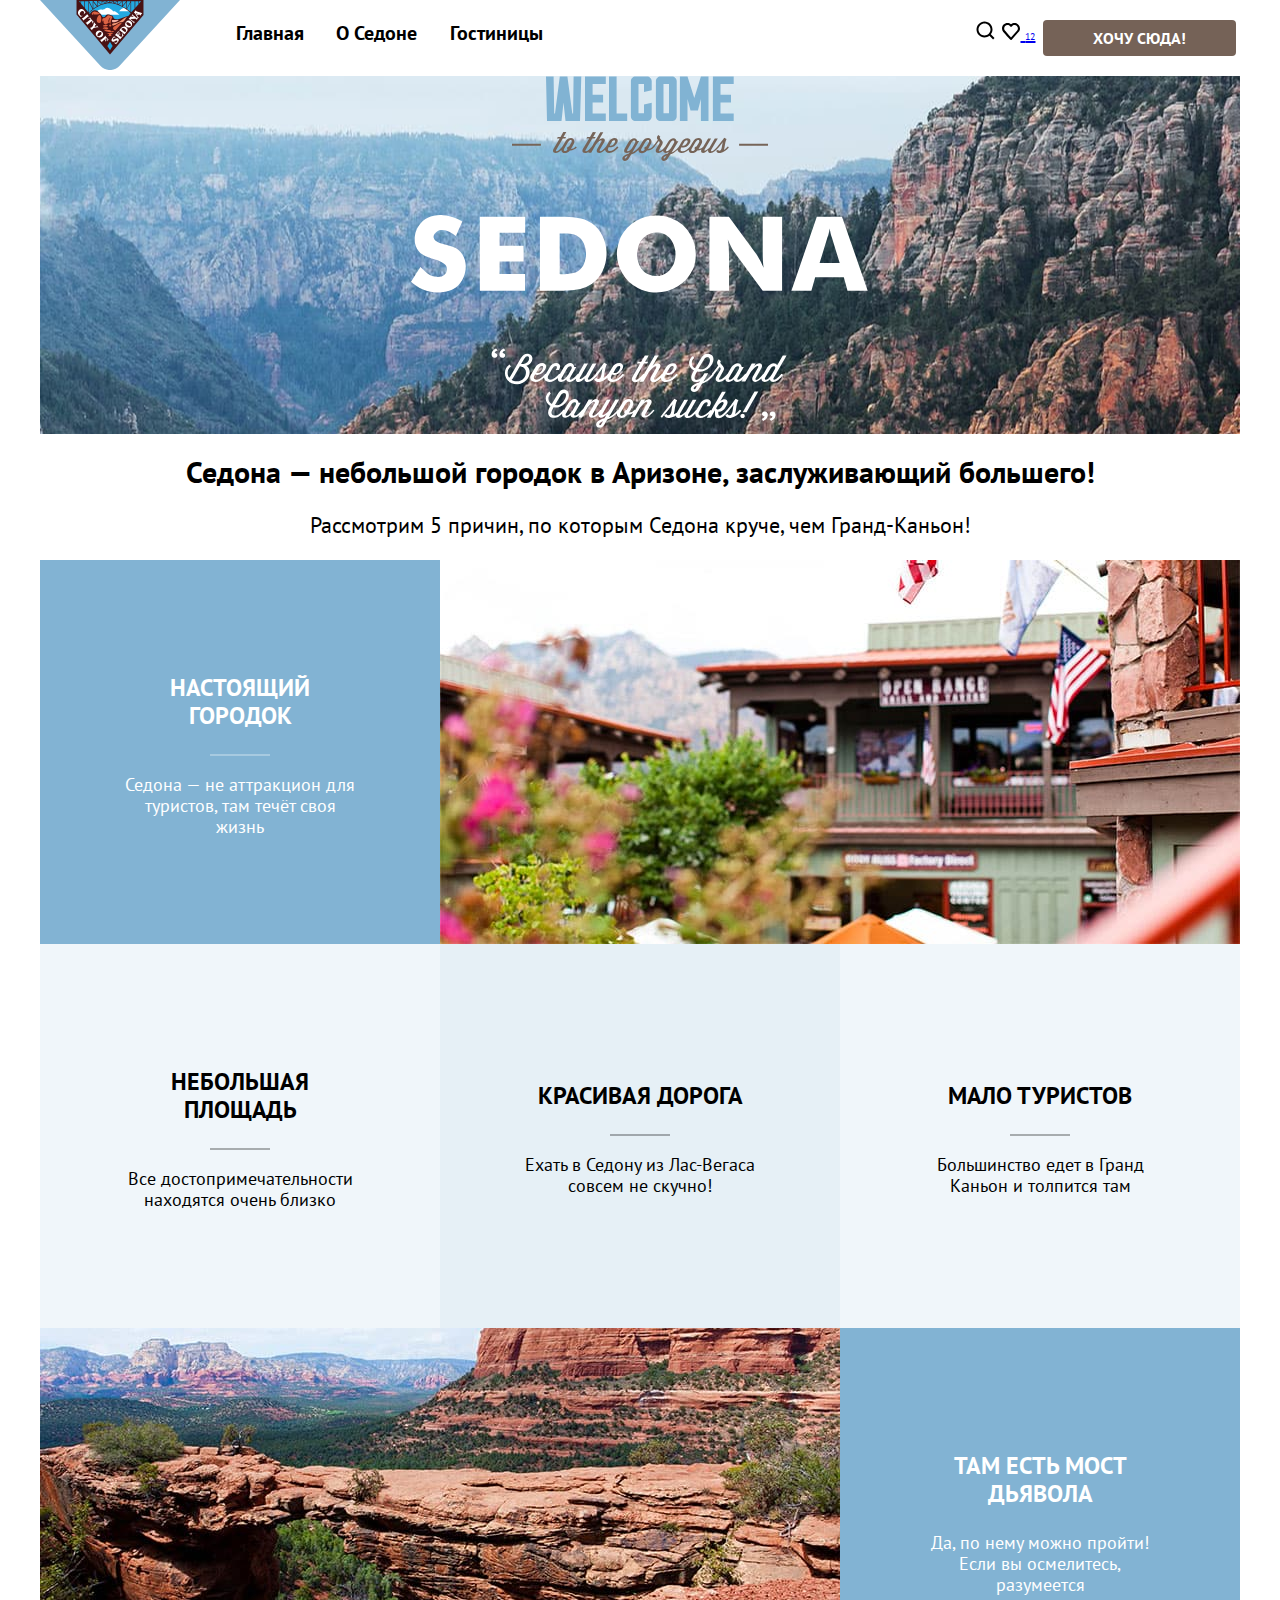
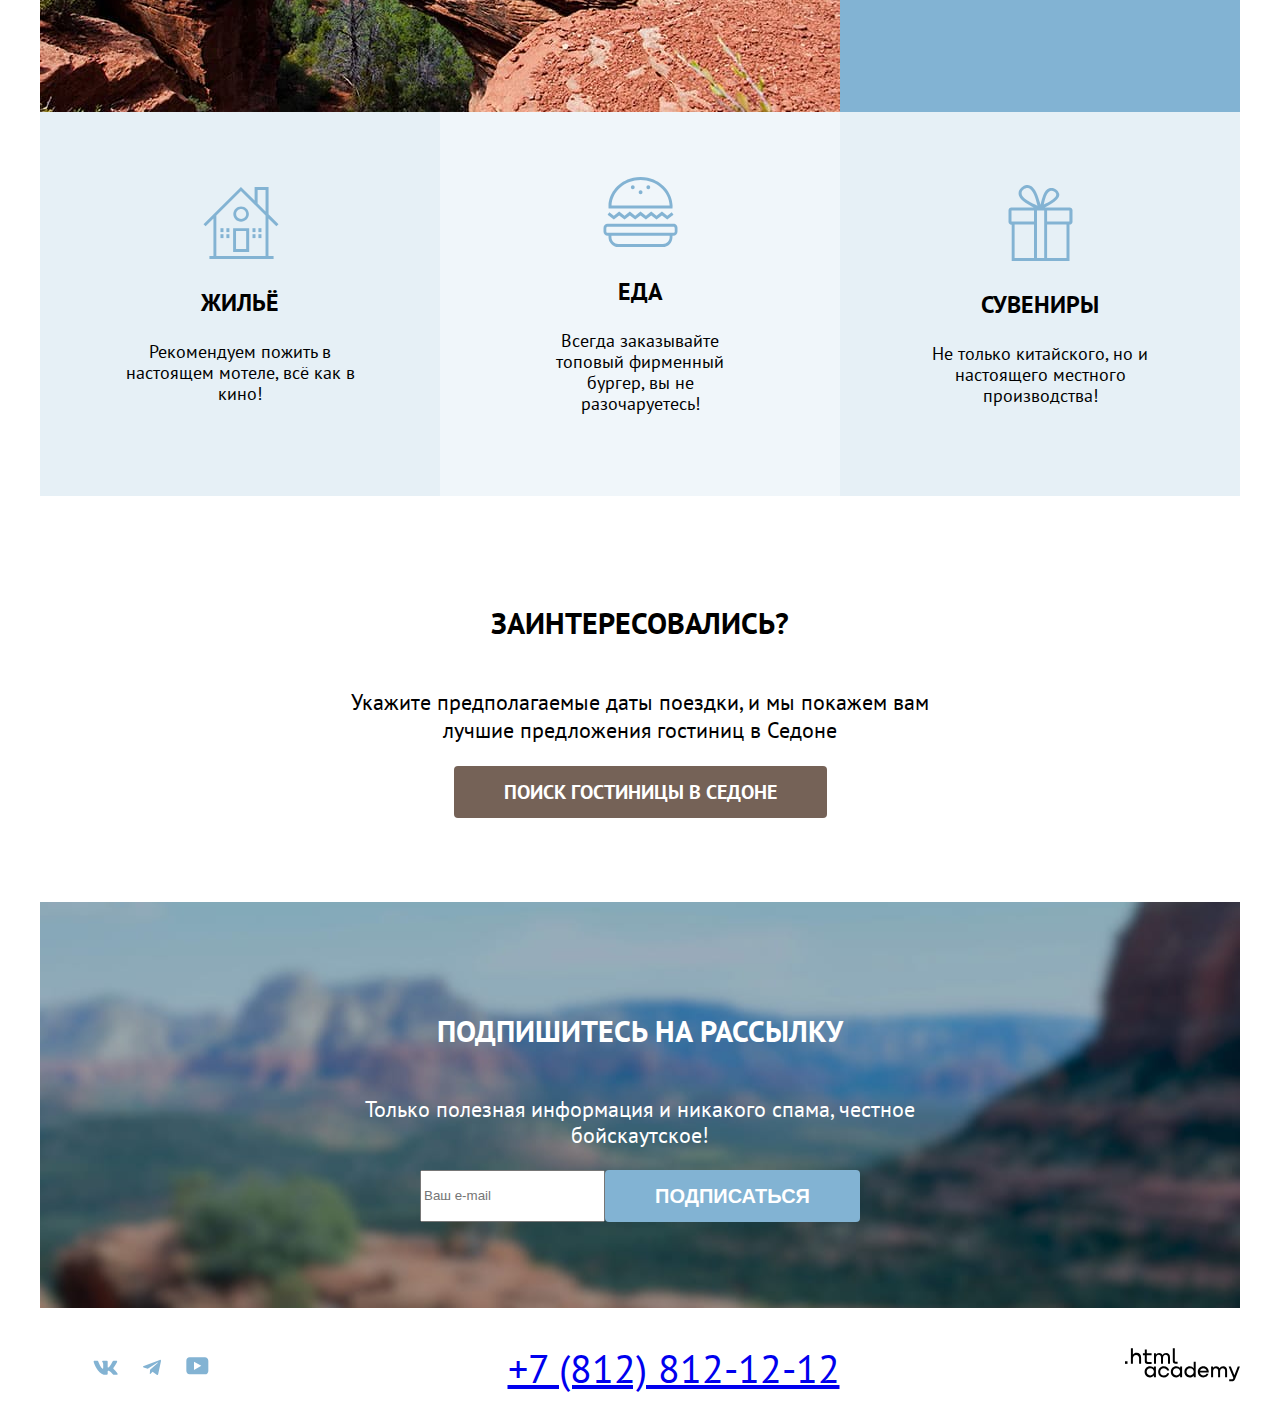
<file: index.html>
<!DOCTYPE html>
<html lang="ru">
<head>
  <meta charset="utf-8">
  <title>HTML Academy: Седона</title>
  <link rel="stylesheet" href="styles/styles.css">
</head>
<body>
<div class="page">
  <header class="header">
    <nav class="main-nav">
      <div class="logo">
        <a clas="logo__link">
          <img class="logo__img" src="images/logo.svg" width="140" height="70" alt="Логотип">
        </a>
      </div>
      <ul class="main-nav__list">
        <li class="main-nav__item"><a class="main-nav__link main-nav__link--active" href="#">Главная</a></li>
        <li class="main-nav__item"><a class="main-nav__link" href="#">О Седоне</a></li>
        <li class="main-nav__item"><a class="main-nav__link" href="#">Гостиницы</a></li>
      </ul>
    </nav>
    <div class="user-nav">
      <ul class="user-nav__list">
        <li class="user-nav__item">
          <a href="#" class="user-nav__link">
            <svg class="user-nav__icon" width="19" height="19" viewBox="0 0 19 19" fill="none"
                 xmlns="http://www.w3.org/2000/svg">
              <path
                d="M18.5 17.0083L14.8 13.3287C15.8 12.0359 16.5 10.3453 16.5 8.4558C16.5 4.08011 12.9 0.5 8.5 0.5C4.1 0.5 0.5 4.17956 0.5 8.55525C0.5 12.9309 4.1 16.511 8.5 16.511C10.3 16.511 12 15.9144 13.4 14.8204L17.1 18.5L18.5 17.0083ZM8.5 14.5221C5.2 14.5221 2.5 11.837 2.5 8.55525C2.5 5.27348 5.2 2.5884 8.5 2.5884C11.8 2.5884 14.5 5.27348 14.5 8.55525C14.5 11.837 11.8 14.5221 8.5 14.5221Z"
                fill="black"/>
            </svg>
          </a>
        </li>
        <li class="user-nav__item">
          <a href="#" class="user-nav__link">
            <svg class="user-nav__icon" width="18" height="17" viewBox="0 0 18 17" fill="none"
                 xmlns="http://www.w3.org/2000/svg">
              <path
                d="M8.9 17C8.6 17 8.3 16.9 8.1 16.6C2.7 10.5 1.4 9.1 1.1 8.7C0.4 7.8 0 6.6 0 5.4C0 2.4 2.4 0 5.5 0C6.8 0 8 0.5 9 1.3C10 0.5 11.3 0 12.5 0C15.5 0 18 2.4 18 5.4C18 6.7 17.5 7.9 16.7 8.8L9.7 16.7C9.5 16.9 9.3 17 8.9 17ZM2.9 7.5C3.2 7.9 6.4 11.5 9 14.4L15.2 7.4C15.7 6.9 15.9 6.2 15.9 5.4C15.9 3.6 14.4 2.1 12.6 2.1C11.6 2.1 10.6 2.6 9.9 3.4C9.6 3.7 9.3 3.8 9 3.8C8.7 3.8 8.4 3.6 8.2 3.4C7.5 2.6 6.5 2.1 5.5 2.1C3.7 2.1 2.2 3.6 2.2 5.4C2.1 6.3 2.5 7 2.9 7.5C2.8 7.5 2.8 7.5 2.9 7.5Z"
                fill="black"/>
            </svg>
            <span class="user-nav__number">12</span>
          </a>
        </li>
        <li class="user-nav__item">
          <a href="#" class="button user-nav__link-button">Хочу сюда!</a>
        </li>
      </ul>
    </div>
  </header>

  <main class="main">
    <section class="welcome">
      <div class="welcome__promo">
        <img src="images/welcome-text.svg" alt="Welcome">
      </div>
      <div class="welcome__description">
        <h1 class="welcome__title">Седона — небольшой городок в Аризоне, заслуживающий большего!</h1>
        <p>Рассмотрим 5 причин, по которым Седона круче, чем Гранд-Каньон!</p>
      </div>
    </section>

    <section class="advantages">
      <ul class="advantages__list">
        <li class="advantages__item advantages__item_big">
          <div class="advantages__item-wrapper">
            <h3 class="advantages__item-title">Настоящий городок</h3>
            <hr class="advantages__item-divider advantages__item-divider--white"/>
            <p class="advantages__item-description">Седона — не аттракцион для туристов, там течёт своя жизнь</p>
          </div>
          <div class="advantages__item-img">
            <img src="pictures/photo-1.jpg" width="800" height="384" alt="Настоящий городок">
          </div>
        </li>
        <li class="advantages__item">
          <div class="advantages__item-wrapper">
            <h3 class="advantages__item-title">Небольшая площадь</h3>
            <hr class="advantages__item-divider"/>
            <p class="advantages__item-description">Все достопримечательности находятся очень близко</p>
          </div>
        </li>
        <li class="advantages__item advantages__item--colored">
          <div class="advantages__item-wrapper">
            <h3 class="advantages__item-title">Красивая дорога</h3>
            <hr class="advantages__item-divider"/>
            <p class="advantages__item-description">Ехать в Седону из Лас-Вегаса совсем не скучно!</p>
          </div>
        </li>
        <li class="advantages__item">
          <div class="advantages__item-wrapper">
            <h3 class="advantages__item-title">Мало туристов</h3>
            <hr class="advantages__item-divider"/>
            <p class="advantages__item-description">Большинство едет в Гранд Каньон и толпится там</p>
          </div>
        </li>
        <li class="advantages__item advantages__item_big">
          <div class="advantages__item-img">
            <img src="pictures/photo-2.jpg" width="800" height="384" alt="Там есть мост дьявола">
          </div>
          <div class="advantages__item-wrapper">
            <h3 class="advantages__item-title">Там есть мост дьявола</h3>
            <p class="advantages__item-description">Да, по нему можно пройти! Если вы осмелитесь, разумеется</p>
          </div>
        </li>
        <li class="advantages__item advantages__item--colored">
          <div class="advantages__item-wrapper">
            <svg class="advantages__item-icon" width="77" height="72" viewBox="0 0 77 72" fill="none"
                 xmlns="http://www.w3.org/2000/svg">
              <path d="M31.1185 65H47.1827V41.2H31.1185V65ZM34.0301 44.1H44.1707V62.1H34.0301V44.1Z" fill="#83B3D3"/>
              <path
                d="M74.3916 39.3L76.5 37.2L66.5602 27.3V0H52.6044V13.6L38.9498 0L1.5 37.2L3.60843 39.3L11.4398 31.5V69.1H7.42369V72H71.5803V69.1H66.4598V31.5L74.3916 39.3ZM63.5482 69.1H14.3514V28.5L38.9498 4.1L63.5482 28.5V69.1ZM63.5482 24.4L55.6165 16.5V2.9H63.5482V24.4Z"
                fill="#83B3D3"/>
              <path
                d="M31.3193 27.1C31.3193 31.4 34.8333 34.8 39.0502 34.8C43.3675 34.8 46.8815 31.3 46.8815 27.1C46.8815 22.8 43.3675 19.4 39.0502 19.4C34.8333 19.4 31.3193 22.8 31.3193 27.1ZM39.1506 22.1C41.8614 22.1 44.1707 24.3 44.1707 27C44.1707 29.7 41.9618 31.9 39.1506 31.9C36.4398 31.9 34.1305 29.7 34.1305 27C34.1305 24.3 36.3394 22.1 39.1506 22.1Z"
                fill="#83B3D3"/>
              <path d="M21.4799 41.2H18.4679V45.1H21.4799V41.2Z" fill="#83B3D3"/>
              <path d="M27.4036 41.2H24.3916V45.1H27.4036V41.2Z" fill="#83B3D3"/>
              <path d="M21.4799 47.2H18.4679V51.1H21.4799V47.2Z" fill="#83B3D3"/>
              <path d="M27.4036 47.2H24.3916V51.1H27.4036V47.2Z" fill="#83B3D3"/>
              <path d="M53.508 41.2H50.496V45.1H53.508V41.2Z" fill="#83B3D3"/>
              <path d="M59.4317 41.2H56.4197V45.1H59.4317V41.2Z" fill="#83B3D3"/>
              <path d="M53.508 47.2H50.496V51.1H53.508V47.2Z" fill="#83B3D3"/>
              <path d="M59.4317 47.2H56.4197V51.1H59.4317V47.2Z" fill="#83B3D3"/>
            </svg>
            <h3 class="advantages__item-title">Жильё</h3>
            <p class="advantages__item-description">Рекомендуем пожить в настоящем мотеле, всё как в кино!</p>
          </div>
        </li>
        <li class="advantages__item">
          <div class="advantages__item-wrapper">
            <svg class="advantages__item-icon" width="76" height="72" viewBox="0 0 76 72" fill="none"
                 xmlns="http://www.w3.org/2000/svg">
              <path
                d="M71.5757 47.7H5.6103C3.30452 47.7 1.5 49.6 1.5 52V55.5C1.5 57.9 3.40477 59.8 5.6103 59.8H6.51257V60.9C6.51257 66.4 10.8234 71 16.1367 71H60.8488C66.1621 71 70.4729 66.5 70.4729 60.9V59.8H71.3752C73.681 59.8 75.4855 57.9 75.4855 55.5V52C75.686 49.7 73.7812 47.7 71.5757 47.7ZM67.6659 60.9C67.6659 64.8 64.6583 67.9 60.949 67.9H16.1367C12.4274 67.9 9.41985 64.7 9.41985 60.9V59.8H67.6659V60.9ZM72.7787 55.5C72.7787 56.2 72.1772 56.8 71.5757 56.8H5.51005C4.80829 56.8 4.30704 56.2 4.30704 55.5V52C4.30704 51.3 4.90855 50.7 5.51005 50.7H71.4754C72.1772 50.7 72.6784 51.3 72.6784 52C72.7787 52 72.7787 55.5 72.7787 55.5Z"
                fill="#83B3D3"/>
              <path
                d="M17.1392 39.4L22.5528 43.5L27.8661 39.4L33.1794 43.5L38.4927 39.4L43.9063 43.5L49.2196 39.4L54.5329 43.5L59.9465 39.4L65.2598 43.5L71.4754 38.8L69.7711 36.3L65.2598 39.7L59.9465 35.6L54.5329 39.7L49.2196 35.6L43.9063 39.7L38.4927 35.6L33.1794 39.7L27.8661 35.6L22.5528 39.7L17.1392 35.6L11.8259 39.7L7.31458 36.3L5.6103 38.8L11.8259 43.5L17.1392 39.4Z"
                fill="#83B3D3"/>
              <path
                d="M9.52011 32.5H70.4729C70.4729 31.9 70.5732 31.3 70.5732 30.6C70.5732 30.2 70.5732 29.8 70.5732 29.4C69.8714 13.7 55.8362 1 38.593 1C21.2495 1 7.21432 13.7 6.51257 29.5C6.51257 29.9 6.51257 30.3 6.51257 30.7C6.51257 31.3 6.50815 31.9 6.6084 32.5H9.52011ZM38.593 4C54.2322 4 67.0644 15.3 67.6659 29.5H9.52011C10.1216 15.4 22.9538 4 38.593 4Z"
                fill="#83B3D3"/>
              <path
                d="M38.593 18.3C39.645 18.3 40.4978 17.4046 40.4978 16.3C40.4978 15.1954 39.645 14.3 38.593 14.3C37.541 14.3 36.6882 15.1954 36.6882 16.3C36.6882 17.4046 37.541 18.3 38.593 18.3Z"
                fill="#83B3D3"/>
              <path
                d="M30.7734 13.2C31.8254 13.2 32.6782 12.3046 32.6782 11.2C32.6782 10.0954 31.8254 9.2 30.7734 9.2C29.7214 9.2 28.8686 10.0954 28.8686 11.2C28.8686 12.3046 29.7214 13.2 30.7734 13.2Z"
                fill="#83B3D3"/>
              <path
                d="M46.3123 13.2C47.3643 13.2 48.2171 12.3046 48.2171 11.2C48.2171 10.0954 47.3643 9.2 46.3123 9.2C45.2604 9.2 44.4076 10.0954 44.4076 11.2C44.4076 12.3046 45.2604 13.2 46.3123 13.2Z"
                fill="#83B3D3"/>
            </svg>
            <h3 class="advantages__item-title">Еда</h3>
            <p class="advantages__item-description">Всегда заказывайте топовый фирменный бургер, вы не
              разочаруетесь!</p>
          </div>
        </li>
        <li class="advantages__item advantages__item--colored">
          <div class="advantages__item-wrapper">
            <svg class="advantages__item-icon" width="76" height="76" viewBox="0 0 76 76" fill="none"
                 xmlns="http://www.w3.org/2000/svg">
              <path
                d="M67.6 22.4625H67.5H42.8C56.6 15.5576 57.7 11.1546 57.2 8.75288C56 4.75007 51.5 1.74797 47.2 3.34909C41.6 5.45056 40.1 13.7564 38.6 19.7606C36.6 13.6563 34.8 5.95091 30.4 2.04818C29.1 0.947407 27.3 -0.253434 24.6 0.0467764C20.6 0.447057 14.8 5.45056 17.1 11.0545C19.4 16.4583 26.8 19.8607 31.7 22.5626H9.7H9.4C7.8 22.5626 6.5 23.8635 6.5 25.4646V36.7725C6.5 38.3736 7.8 39.6745 9.4 39.6745H9.7V72.9979V75.3996V76H67.5V75.4996V72.9979V39.5745H67.6C69.2 39.5745 70.5 38.2736 70.5 36.6724V25.3645C70.5 23.7634 69.2 22.4625 67.6 22.4625ZM48.9 5.85084C51 5.55063 53.9 7.15176 54.2 9.05309C54.6 11.8551 50.8 14.3568 49.1 15.4576C46.6 17.1588 44.2 18.0594 41.8 19.5604C42.7 15.8579 44.3 6.55133 48.9 5.85084ZM26 15.8579C23.8 14.3568 19.5 11.4548 19.6 8.05239C19.7 4.44986 25.3 1.44776 28.4 4.14965C32.3 7.55203 34.1 15.2574 35.5 20.7613C32.3 19.2602 29.2 17.9593 26 15.8579ZM32 72.9979H12.6V39.5745H32V72.9979ZM32 36.4723H9.5V25.4646H32V36.4723ZM42.2 36.4723V39.4744V72.9979H35V39.5745V36.5724V25.5647H42.2V36.4723ZM64.5 72.9979H45.1V39.5745H64.5V72.9979ZM67.4 36.4723H45.1V25.4646H67.4V36.4723Z"
                fill="#83B3D3"/>
            </svg>
            <h3 class="advantages__item-title">Сувениры</h3>
            <p class="advantages__item-description">Не только китайского, но и настоящего местного производства!</p>
          </div>
        </li>
      </ul>
    </section>

    <section class="search">
      <div class="search-wrapper">
        <h2 class="search__title">Заинтересовались?</h2>
        <p class="search__description">Укажите предполагаемые даты поездки, и мы покажем вам лучшие предложения гостиниц
          в
          Седоне</p>
        <a class="button search__button" href="#">Поиск гостиницы в Седоне</a>
      </div>
    </section>

    <section class="subscribe">
      <div class="subscribe-wrapper">
        <h2 class="subscribe__title">Подпишитесь на рассылку</h2>
        <p class="subscribe__text">Только полезная информация и никакого спама, честное бойскаутское!</p>
        <form class="subscribe__form">
          <input class="input subscribe__input" type="email" name="" value="" placeholder="Ваш e-mail">
          <button class="button subscribe__button">Подписаться</button>
        </form>
      </div>
    </section>
  </main>

  <footer class="footer">
    <div class="footer__social">
      <ul class="social__list">
        <li class="social__item">
          <a class="social__link" href="#">
            <svg class="social__icon" width="25" height="15" viewBox="0 0 25 15" fill="none"
                 xmlns="http://www.w3.org/2000/svg">
              <path fill-rule="evenodd" clip-rule="evenodd"
                    d="M24.1164 1.80445C24.2824 1.25845 24.1164 0.856445 23.3214 0.856445H20.6964C20.0284 0.856445 19.7204 1.20345 19.5534 1.58645C19.5534 1.58645 18.2184 4.78245 16.3274 6.85845C15.7154 7.46045 15.4374 7.65145 15.1034 7.65145C14.9364 7.65145 14.6854 7.46045 14.6854 6.91345V1.80445C14.6854 1.14845 14.5014 0.856445 13.9454 0.856445H9.81738C9.40038 0.856445 9.14938 1.16045 9.14938 1.44945C9.14938 2.07045 10.0954 2.21445 10.1924 3.96245V7.76045C10.1924 8.59345 10.0394 8.74444 9.70538 8.74444C8.81538 8.74444 6.65038 5.53345 5.36538 1.85945C5.11638 1.14445 4.86438 0.856445 4.19338 0.856445H1.56638C0.816382 0.856445 0.666382 1.20345 0.666382 1.58645C0.666382 2.26845 1.55638 5.65645 4.81138 10.1374C6.98138 13.1974 10.0364 14.8564 12.8194 14.8564C14.4884 14.8564 14.6944 14.4884 14.6944 13.8534V11.5404C14.6944 10.8034 14.8524 10.6564 15.3814 10.6564C15.7714 10.6564 16.4384 10.8484 17.9964 12.3234C19.7764 14.0724 20.0694 14.8564 21.0714 14.8564H23.6964C24.4464 14.8564 24.8224 14.4884 24.6064 13.7604C24.3684 13.0364 23.5184 11.9854 22.3914 10.7384C21.7794 10.0284 20.8614 9.26345 20.5824 8.88045C20.1934 8.38945 20.3044 8.17044 20.5824 7.73345C20.5824 7.73345 23.7824 3.30745 24.1154 1.80445H24.1164Z"
                    fill="#83B3D3"/>
            </svg>
          </a>
        </li>
        <li class="social__item">
          <a class="social__link" href="#">
            <svg class="social__icon" width="18" height="16" viewBox="0 0 18 16" fill="none"
                 xmlns="http://www.w3.org/2000/svg">
              <path
                d="M16.785 0.955705L0.840489 7.1042C-0.247661 7.54126 -0.241365 8.14828 0.640845 8.41897L4.73445 9.69597L14.2058 3.72014C14.6537 3.44766 15.0629 3.59424 14.7265 3.89281L7.05283 10.8183H7.05103L7.05283 10.8192L6.77045 15.0387C7.18413 15.0387 7.36669 14.8489 7.59871 14.625L9.58705 12.6915L13.7229 15.7464C14.4855 16.1664 15.0332 15.9506 15.2229 15.0405L17.9379 2.2453C18.2158 1.13107 17.5126 0.626562 16.785 0.955705Z"
                fill="#83B3D3"/>
            </svg>
          </a>
        </li>
        <li class="social__item">
          <a class="social__link" href="#">
            <svg class="social__icon" width="23" height="18" viewBox="0 0 23 18" fill="none"
                 xmlns="http://www.w3.org/2000/svg">
              <path
                d="M18.9402 0.356445H3.50738C1.64668 0.356445 0.333252 1.9502 0.333252 3.75645V13.8502C0.333252 15.7627 1.64668 17.3564 3.50738 17.3564H19.1591C20.8009 17.3564 22.3333 15.7627 22.3333 13.9564V3.75645C22.1143 1.9502 20.8009 0.356445 18.9402 0.356445ZM7.99494 12.8939V4.81894L15.3283 8.85645L7.99494 12.8939Z"
                fill="#83B3D3"/>
            </svg>
          </a>
        </li>
      </ul>
    </div>
    <div class="footer__phone">
      <a class="footer__phone-link" href="tel:+78128121212">+7 (812) 812-12-12</a>
    </div>
    <div class="made-in">
      <a class="made-in__link" href="#">
        <svg class="made-in__icon" width="115" height="34" viewBox="0 0 115 34" fill="none"
             xmlns="http://www.w3.org/2000/svg">
          <path d="M0 13.2564V15.8564H2.5V13.2564H0Z" fill="black"/>
          <path
            d="M11.6 4.85645C10 4.85645 8.8 5.55645 8 6.55645H7.9V0.356445H5.9V15.8564H7.9V10.5564C7.9 8.45645 9.2 6.95645 11.2 6.95645C13 6.95645 14.1 8.35645 14.1 10.1564V15.8564H16.1V9.75644C16.2 6.75644 14.3 4.85645 11.6 4.85645Z"
            fill="black"/>
          <path
            d="M26.6 5.15645H21.8V1.45645H19.8V5.25645H17.9V7.25645H19.8V13.2564C19.8 14.9564 20.8 15.9564 22.5 15.9564H26.6V13.9564H22.9C22.2 13.9564 21.8 13.5564 21.8 12.8564V7.15645H26.6V5.15645Z"
            fill="black"/>
          <path
            d="M41.1 4.95645C39.5 4.95645 38.2 5.75644 37.6 7.05645H37.5C36.9 5.85645 35.7 4.95645 34.1 4.95645C32.7 4.95645 31.6 5.75645 31 6.75645H30.9V5.15645H29V15.7564H31V10.3564C31 8.35645 32 6.85645 33.6 6.85645C35.1 6.85645 36 7.85645 36 9.45645V15.7564H38V10.1564C38 7.75645 39.4 6.85645 40.6 6.85645C42.1 6.85645 43 7.85645 43 9.45645V15.7564H45V9.25644C45.1 6.75644 43.6 4.95645 41.1 4.95645Z"
            fill="black"/>
          <path
            d="M47.8 13.0564C47.8 14.7564 48.8 15.7564 50.6 15.7564H52.6V13.7564H50.9C50.2 13.7564 49.8 13.3564 49.8 12.6564V0.356445H47.8V13.0564Z"
            fill="black"/>
          <path
            d="M28.9 20.0564C28 18.9564 26.7 18.2564 25 18.2564C21.9 18.2564 19.6 20.5564 19.6 23.8564C19.6 27.1564 21.9 29.4564 25 29.4564C26.8 29.4564 28 28.6564 28.8 27.5564H28.9V29.1564H30.9V18.5564H28.9V20.0564ZM25.3 27.4564C23.1 27.4564 21.7 25.8564 21.7 23.8564C21.7 21.8564 23.1 20.2564 25.3 20.2564C27.5 20.2564 28.9 21.8564 28.9 23.8564C28.9 25.7564 27.5 27.4564 25.3 27.4564Z"
            fill="black"/>
          <path
            d="M44.2 22.3564C43.7 19.9564 41.6 18.2564 38.8 18.2564C35.4 18.2564 33.2 20.7564 33.2 23.8564C33.2 26.9564 35.4 29.4564 38.8 29.4564C41.6 29.4564 43.7 27.6564 44.2 25.2564H42.1C41.7 26.5564 40.4 27.5564 38.8 27.5564C36.6 27.5564 35.2 25.9564 35.2 23.9564C35.2 21.9564 36.6 20.3564 38.8 20.3564C40.4 20.3564 41.6 21.3564 42.1 22.5564H44.2V22.3564Z"
            fill="black"/>
          <path
            d="M55.1 20.0564C54.2 18.9564 52.9 18.2564 51.2 18.2564C48.1 18.2564 45.8 20.5564 45.8 23.8564C45.8 27.1564 48.1 29.4564 51.2 29.4564C53 29.4564 54.2 28.6564 55 27.5564H55.1V29.1564H57.1V18.5564H55.1V20.0564ZM51.5 27.4564C49.3 27.4564 47.9 25.8564 47.9 23.8564C47.9 21.8564 49.3 20.2564 51.5 20.2564C53.7 20.2564 55.1 21.8564 55.1 23.8564C55.1 25.7564 53.6 27.4564 51.5 27.4564Z"
            fill="black"/>
          <path
            d="M68.7 20.1564C67.8 19.0564 66.5 18.2564 64.8 18.2564C61.7 18.2564 59.4 20.5564 59.4 23.8564C59.4 27.1564 61.6 29.4564 64.8 29.4564C66.5 29.4564 67.8 28.6564 68.6 27.6564H68.7V29.1564H70.7V13.7564H68.7V20.1564ZM65.1 27.4564C62.9 27.4564 61.5 25.8564 61.5 23.8564C61.5 21.8564 62.9 20.2564 65.1 20.2564C67.3 20.2564 68.7 21.8564 68.7 23.8564C68.6 25.8564 67.2 27.4564 65.1 27.4564Z"
            fill="black"/>
          <path
            d="M78.3 18.2564C75 18.2564 72.8 20.7564 72.8 23.8564C72.8 26.8564 74.9 29.4564 78.3 29.4564C80.8 29.4564 82.8 28.1564 83.5 25.8564H81.4C80.9 26.8564 79.8 27.4564 78.4 27.4564C76.5 27.4564 75.1 26.1564 75 24.5564H83.8C84 20.9564 81.8 18.2564 78.3 18.2564ZM78.3 20.1564C80 20.1564 81.3 21.1564 81.6 22.7564H75.1C75.4 21.2564 76.6 20.1564 78.3 20.1564Z"
            fill="black"/>
          <path
            d="M98.2 18.2564C96.6 18.2564 95.3 19.0564 94.6 20.2564H94.5C93.9 19.0564 92.7 18.2564 91.1 18.2564C89.7 18.2564 88.6 18.9564 88 20.0564V18.5564H86.1V29.1564H88.1V23.7564C88.1 21.7564 89.1 20.3564 90.7 20.2564C92.2 20.2564 93.1 21.2564 93.1 22.8564V29.1564H95.1V23.5564C95.1 21.1564 96.5 20.2564 97.7 20.2564C99.2 20.2564 100.1 21.2564 100.1 22.8564V29.1564H102.1V22.6564C102.2 20.0564 100.7 18.2564 98.2 18.2564Z"
            fill="black"/>
          <path
            d="M109.4 27.3564L105.8 18.4564H103.6L108.4 30.0564C108.1 30.9564 107.7 31.2564 106.7 31.2564H104.2V33.2564H106.7C108.5 33.2564 109.5 32.4564 110.2 30.6564L114.9 18.4564H112.8L109.4 27.3564Z"
            fill="black"/>
        </svg>
      </a>
    </div>
  </footer>
</div>
</body>
</html>
</file>
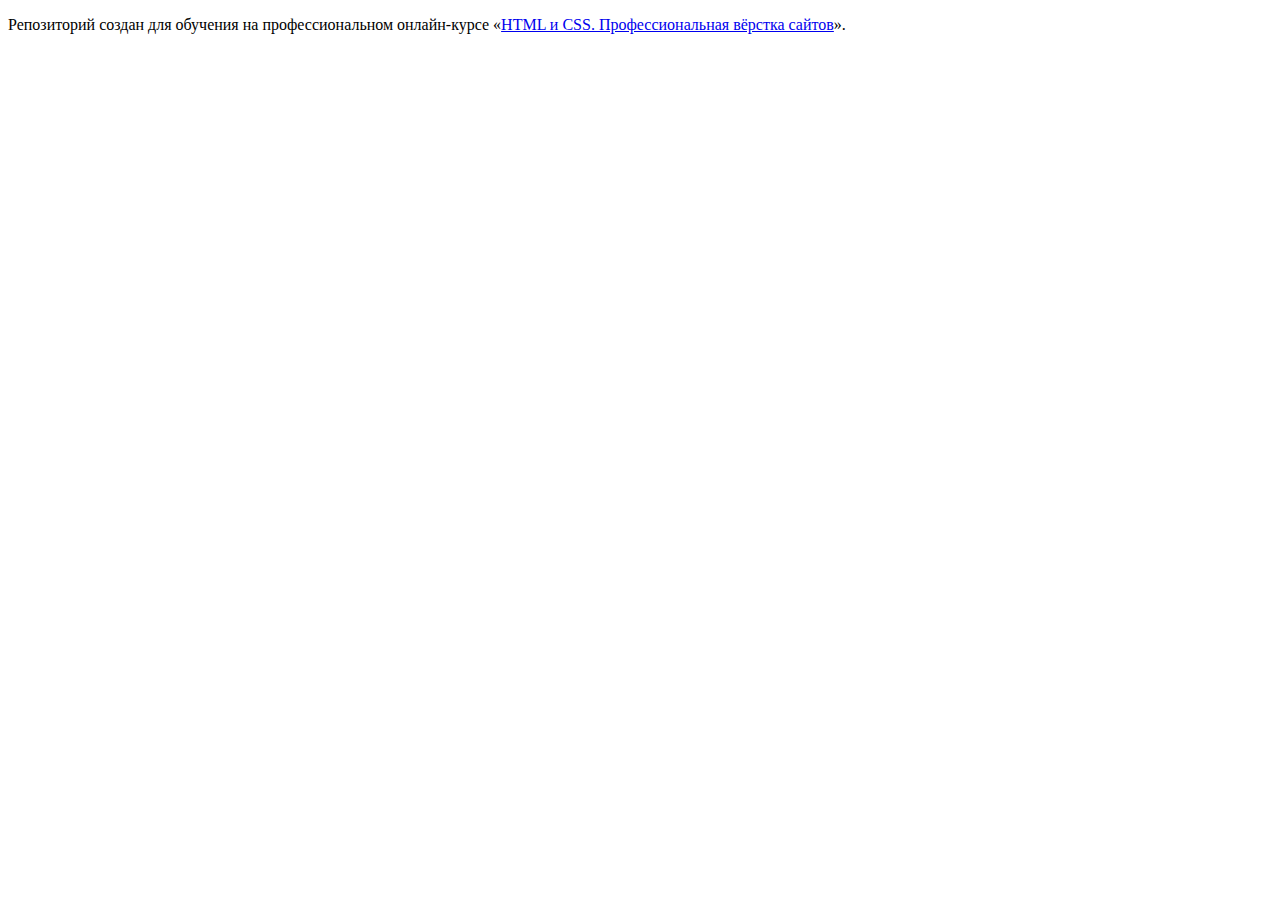
<file: 1/index.html>
<!DOCTYPE html>
<html lang="ru">
  <head>
    <meta charset="utf-8">
    <title>HTML Academy: Седона</title>
    <base href="https://htmlacademy-htmlcss.github.io/2219227-sedona-35/1/">
</head>
  <body>

    <p>Репозиторий создан для обучения на профессиональном онлайн‑курсе «<a href="https://htmlacademy.ru/intensive/htmlcss">HTML и CSS. Профессиональная вёрстка сайтов</a>».</p>

  </body>
</html>
</file>
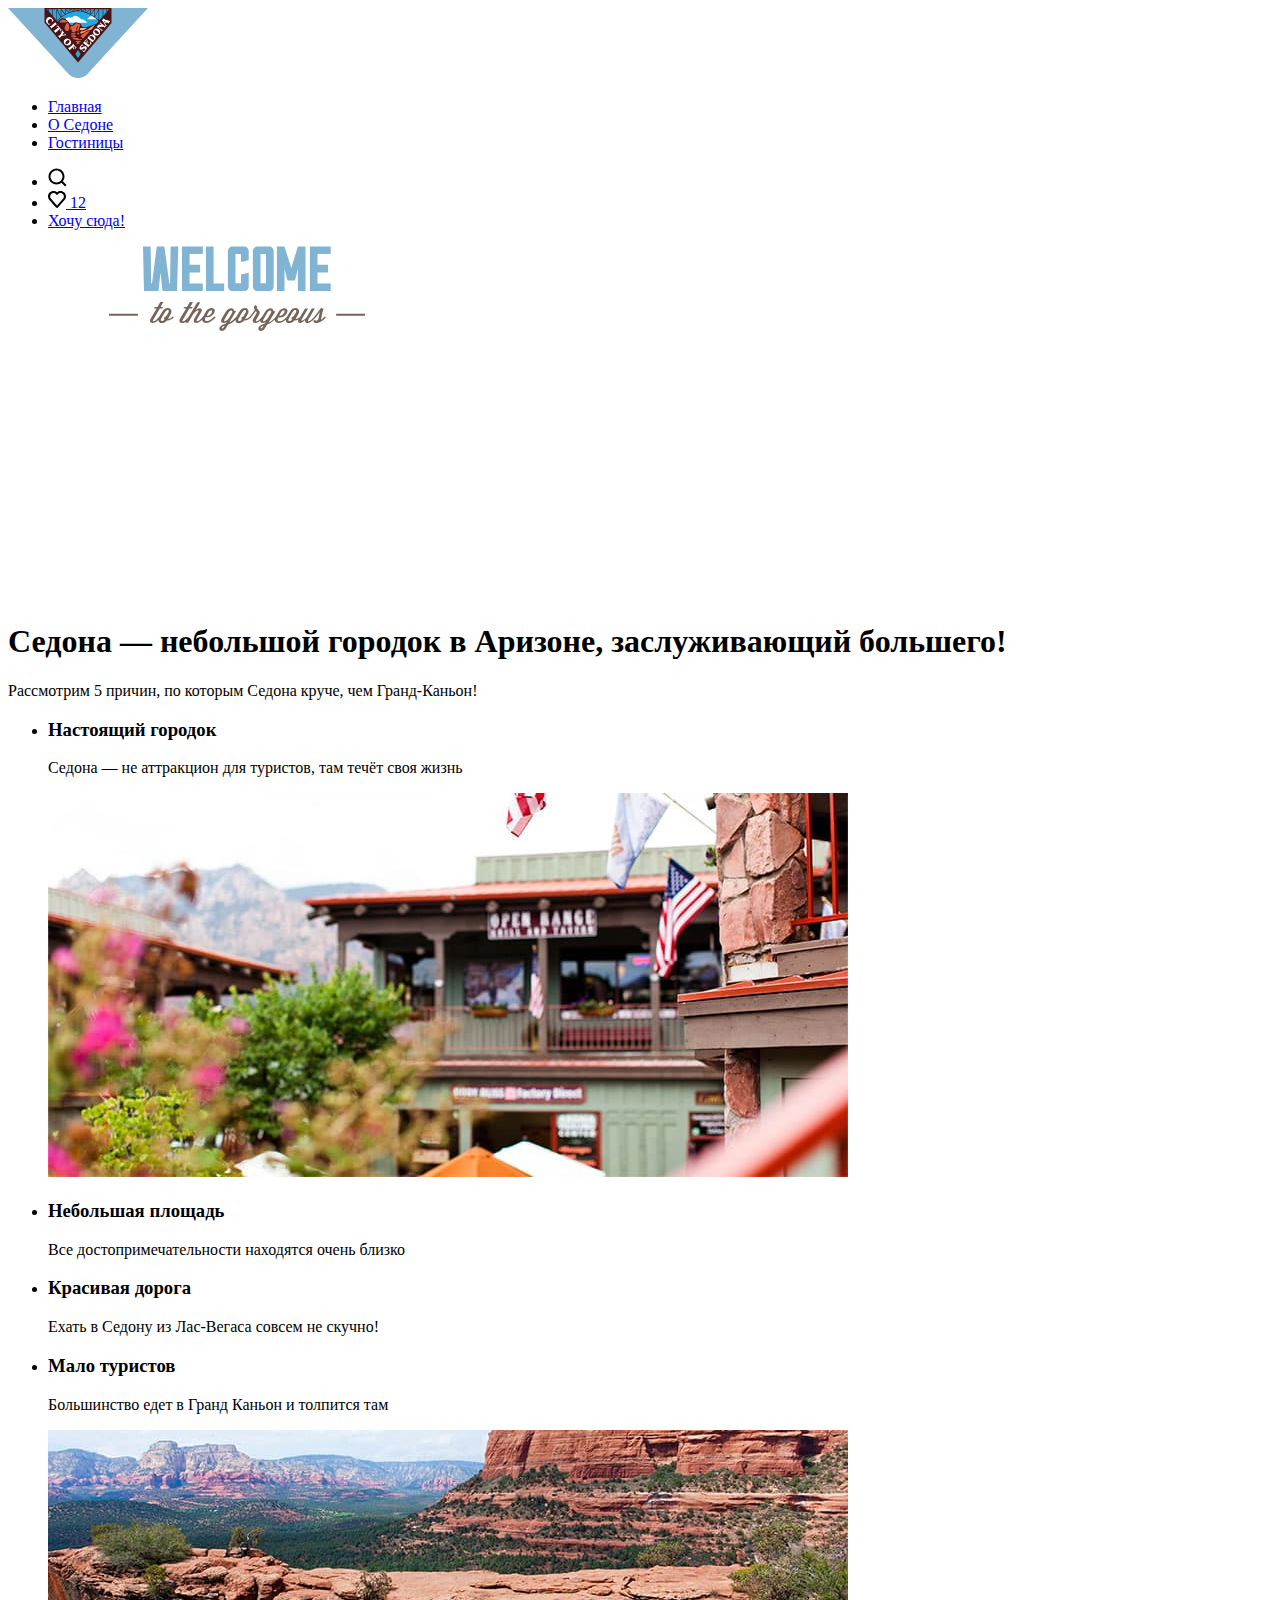
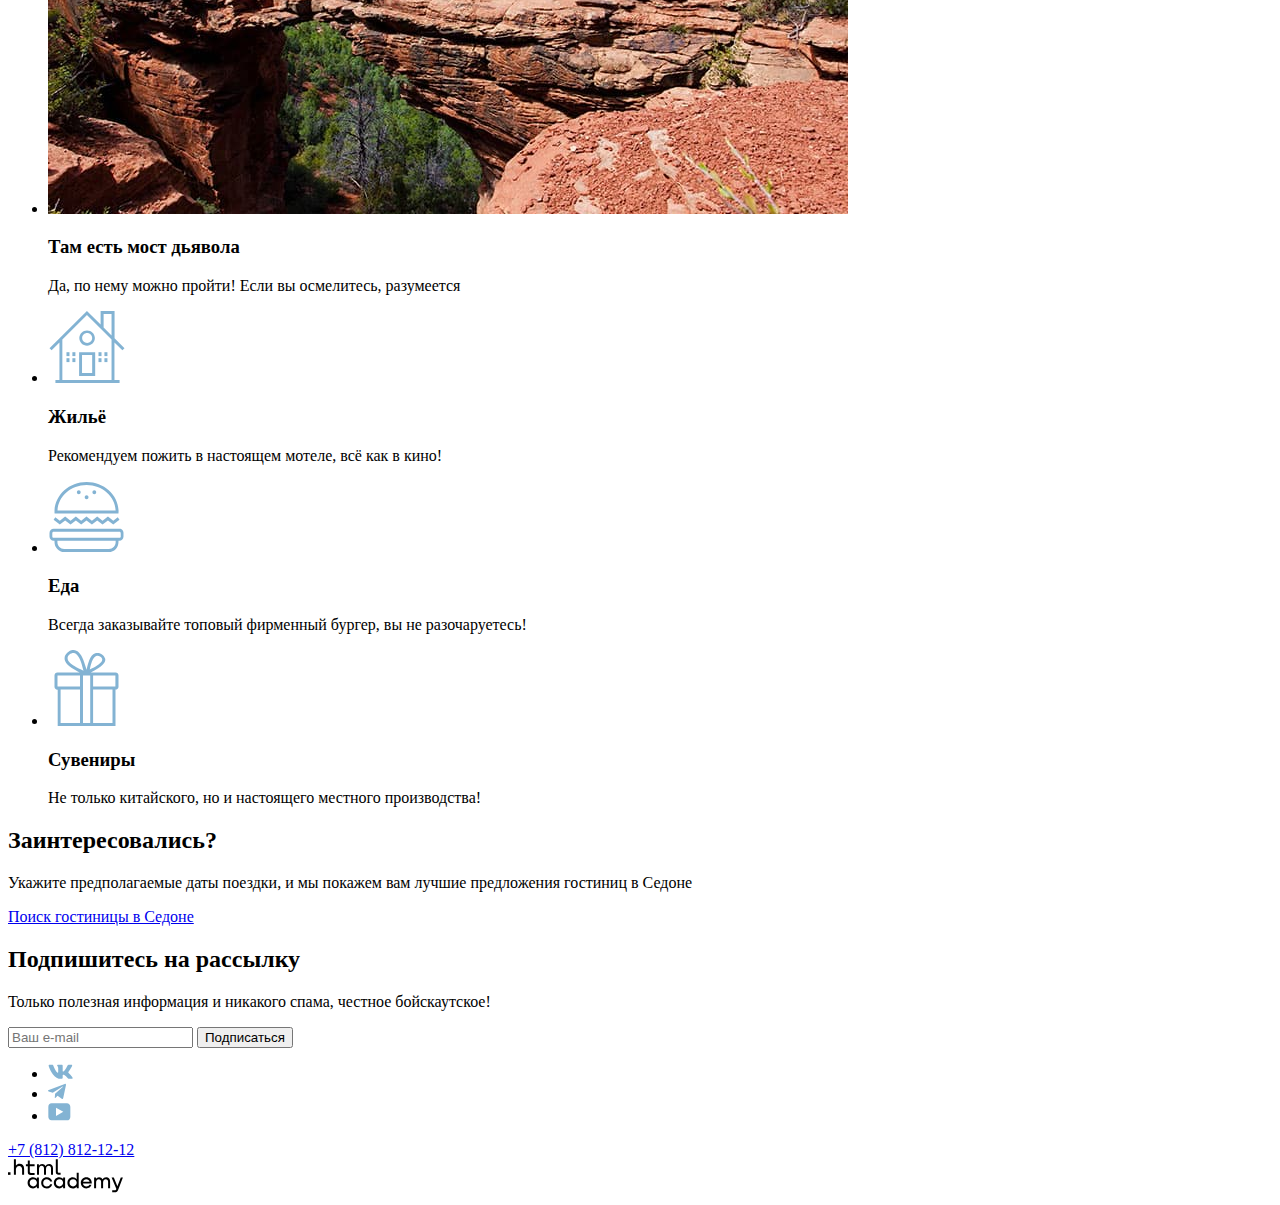
<file: 3/index.html>
<!DOCTYPE html>
<html lang="ru">
<head>
  <meta charset="utf-8">
  <title>HTML Academy: Седона</title>
  <base href="https://htmlacademy-htmlcss.github.io/2219227-sedona-35/3/">
</head>
<body>
<div class="page-container">
  <header class="header">
    <div class="header-logo">
      <a clas="header-logo-link">
        <img class="header-logo-img" src="images/logo.svg" width="140" height="70" alt="Логотип">
      </a>
    </div>
    <nav class="main-nav">
      <ul class="main-nav-list">
        <li class="main-nav-item"><a class="main-nav-link main-nav-link-current" href="#">Главная</a></li>
        <li class="main-nav-item"><a class="main-nav-link" href="#">О Седоне</a></li>
        <li class="main-nav-item"><a class="main-nav-link" href="#">Гостиницы</a></li>
      </ul>
    </nav>
    <div class="user-nav">
      <ul class="user-nav-list">
        <li class="user-nav-item">
          <a href="#" class="user-nav-link">
            <svg class="user-nav-icon" width="19" height="19" viewBox="0 0 19 19" fill="none"
                 xmlns="http://www.w3.org/2000/svg">
              <path
                d="M18.5 17.0083L14.8 13.3287C15.8 12.0359 16.5 10.3453 16.5 8.4558C16.5 4.08011 12.9 0.5 8.5 0.5C4.1 0.5 0.5 4.17956 0.5 8.55525C0.5 12.9309 4.1 16.511 8.5 16.511C10.3 16.511 12 15.9144 13.4 14.8204L17.1 18.5L18.5 17.0083ZM8.5 14.5221C5.2 14.5221 2.5 11.837 2.5 8.55525C2.5 5.27348 5.2 2.5884 8.5 2.5884C11.8 2.5884 14.5 5.27348 14.5 8.55525C14.5 11.837 11.8 14.5221 8.5 14.5221Z"
                fill="black"/>
            </svg>
          </a>
        </li>
        <li class="user-nav-item">
          <a href="#" class="user-nav-link">
            <svg class="user-nav-icon" width="18" height="17" viewBox="0 0 18 17" fill="none"
                 xmlns="http://www.w3.org/2000/svg">
              <path
                d="M8.9 17C8.6 17 8.3 16.9 8.1 16.6C2.7 10.5 1.4 9.1 1.1 8.7C0.4 7.8 0 6.6 0 5.4C0 2.4 2.4 0 5.5 0C6.8 0 8 0.5 9 1.3C10 0.5 11.3 0 12.5 0C15.5 0 18 2.4 18 5.4C18 6.7 17.5 7.9 16.7 8.8L9.7 16.7C9.5 16.9 9.3 17 8.9 17ZM2.9 7.5C3.2 7.9 6.4 11.5 9 14.4L15.2 7.4C15.7 6.9 15.9 6.2 15.9 5.4C15.9 3.6 14.4 2.1 12.6 2.1C11.6 2.1 10.6 2.6 9.9 3.4C9.6 3.7 9.3 3.8 9 3.8C8.7 3.8 8.4 3.6 8.2 3.4C7.5 2.6 6.5 2.1 5.5 2.1C3.7 2.1 2.2 3.6 2.2 5.4C2.1 6.3 2.5 7 2.9 7.5C2.8 7.5 2.8 7.5 2.9 7.5Z"
                fill="black"/>
            </svg>
            <span class="user-nav-number">12</span>
          </a>
        </li>
        <li class="user-nav-item">
          <a href="#" class="user-nav-link button">Хочу сюда!</a>
        </li>
      </ul>
    </div>
  </header>

  <main class="main">
    <section class="welcome">
      <div class="welcome-promo">
        <img src="images/welcome-text.svg" alt="Welcome">
      </div>
      <div class="welcome-description">
        <h1 class="welcome-title">Седона — небольшой городок в Аризоне, заслуживающий большего!</h1>
        <p>Рассмотрим 5 причин, по которым Седона круче, чем Гранд-Каньон!</p>
      </div>
    </section>

    <section class="advantages">
      <ul class="advantages-list">
        <li class="advantages-item advantages-item-big">
          <div class="advantages-item-wrapper">
            <h3 class="advantages-item-title">Настоящий городок</h3>
            <p class="advantages-item-description">Седона — не аттракцион для туристов, там течёт своя жизнь</p>
          </div>
          <div class="advantages-item-img">
            <img src="pictures/photo-1.jpg" width="800" height="384" alt="Настоящий городок">
          </div>
        </li>
        <li class="advantages-item">
          <div class="advantages-item-wrapper">
            <h3 class="advantages-item-title">Небольшая площадь</h3>
            <p class="advantages-item-description">Все достопримечательности находятся очень близко</p>
          </div>
        </li>
        <li class="advantages-item">
          <div class="advantages-item-wrapper">
            <h3 class="advantages-item-title">Красивая дорога</h3>
            <p class="advantages-item-description">Ехать в Седону из Лас-Вегаса совсем не скучно!</p>
          </div>
        </li>
        <li class="advantages-item">
          <div class="advantages-item-wrapper">
            <h3 class="advantages-item-title">Мало туристов</h3>
            <p class="advantages-item-description">Большинство едет в Гранд Каньон и толпится там</p>
          </div>
        </li>
        <li class="advantages-item advantages-item-big">
          <div class="advantages-item-img">
            <img src="pictures/photo-2.jpg" width="800" height="384" alt="Там есть мост дьявола">
          </div>
          <div class="advantages-item-wrapper">
            <h3 class="advantages-item-title">Там есть мост дьявола</h3>
            <p class="advantages-item-description">Да, по нему можно пройти! Если вы осмелитесь, разумеется</p>
          </div>
        </li>
        <li class="advantages-item">
          <div class="advantages-item-wrapper">
            <svg class="advantages-item-icon" width="77" height="72" viewBox="0 0 77 72" fill="none"
                 xmlns="http://www.w3.org/2000/svg">
              <path d="M31.1185 65H47.1827V41.2H31.1185V65ZM34.0301 44.1H44.1707V62.1H34.0301V44.1Z" fill="#83B3D3"/>
              <path
                d="M74.3916 39.3L76.5 37.2L66.5602 27.3V0H52.6044V13.6L38.9498 0L1.5 37.2L3.60843 39.3L11.4398 31.5V69.1H7.42369V72H71.5803V69.1H66.4598V31.5L74.3916 39.3ZM63.5482 69.1H14.3514V28.5L38.9498 4.1L63.5482 28.5V69.1ZM63.5482 24.4L55.6165 16.5V2.9H63.5482V24.4Z"
                fill="#83B3D3"/>
              <path
                d="M31.3193 27.1C31.3193 31.4 34.8333 34.8 39.0502 34.8C43.3675 34.8 46.8815 31.3 46.8815 27.1C46.8815 22.8 43.3675 19.4 39.0502 19.4C34.8333 19.4 31.3193 22.8 31.3193 27.1ZM39.1506 22.1C41.8614 22.1 44.1707 24.3 44.1707 27C44.1707 29.7 41.9618 31.9 39.1506 31.9C36.4398 31.9 34.1305 29.7 34.1305 27C34.1305 24.3 36.3394 22.1 39.1506 22.1Z"
                fill="#83B3D3"/>
              <path d="M21.4799 41.2H18.4679V45.1H21.4799V41.2Z" fill="#83B3D3"/>
              <path d="M27.4036 41.2H24.3916V45.1H27.4036V41.2Z" fill="#83B3D3"/>
              <path d="M21.4799 47.2H18.4679V51.1H21.4799V47.2Z" fill="#83B3D3"/>
              <path d="M27.4036 47.2H24.3916V51.1H27.4036V47.2Z" fill="#83B3D3"/>
              <path d="M53.508 41.2H50.496V45.1H53.508V41.2Z" fill="#83B3D3"/>
              <path d="M59.4317 41.2H56.4197V45.1H59.4317V41.2Z" fill="#83B3D3"/>
              <path d="M53.508 47.2H50.496V51.1H53.508V47.2Z" fill="#83B3D3"/>
              <path d="M59.4317 47.2H56.4197V51.1H59.4317V47.2Z" fill="#83B3D3"/>
            </svg>
            <h3 class="advantages-item-title">Жильё</h3>
            <p class="advantages-item-description">Рекомендуем пожить в настоящем мотеле, всё как в кино!</p>
          </div>
        </li>
        <li class="advantages-item">
          <div class="advantages-item-wrapper">
            <svg class="advantages-item-icon" width="76" height="72" viewBox="0 0 76 72" fill="none"
                 xmlns="http://www.w3.org/2000/svg">
              <path
                d="M71.5757 47.7H5.6103C3.30452 47.7 1.5 49.6 1.5 52V55.5C1.5 57.9 3.40477 59.8 5.6103 59.8H6.51257V60.9C6.51257 66.4 10.8234 71 16.1367 71H60.8488C66.1621 71 70.4729 66.5 70.4729 60.9V59.8H71.3752C73.681 59.8 75.4855 57.9 75.4855 55.5V52C75.686 49.7 73.7812 47.7 71.5757 47.7ZM67.6659 60.9C67.6659 64.8 64.6583 67.9 60.949 67.9H16.1367C12.4274 67.9 9.41985 64.7 9.41985 60.9V59.8H67.6659V60.9ZM72.7787 55.5C72.7787 56.2 72.1772 56.8 71.5757 56.8H5.51005C4.80829 56.8 4.30704 56.2 4.30704 55.5V52C4.30704 51.3 4.90855 50.7 5.51005 50.7H71.4754C72.1772 50.7 72.6784 51.3 72.6784 52C72.7787 52 72.7787 55.5 72.7787 55.5Z"
                fill="#83B3D3"/>
              <path
                d="M17.1392 39.4L22.5528 43.5L27.8661 39.4L33.1794 43.5L38.4927 39.4L43.9063 43.5L49.2196 39.4L54.5329 43.5L59.9465 39.4L65.2598 43.5L71.4754 38.8L69.7711 36.3L65.2598 39.7L59.9465 35.6L54.5329 39.7L49.2196 35.6L43.9063 39.7L38.4927 35.6L33.1794 39.7L27.8661 35.6L22.5528 39.7L17.1392 35.6L11.8259 39.7L7.31458 36.3L5.6103 38.8L11.8259 43.5L17.1392 39.4Z"
                fill="#83B3D3"/>
              <path
                d="M9.52011 32.5H70.4729C70.4729 31.9 70.5732 31.3 70.5732 30.6C70.5732 30.2 70.5732 29.8 70.5732 29.4C69.8714 13.7 55.8362 1 38.593 1C21.2495 1 7.21432 13.7 6.51257 29.5C6.51257 29.9 6.51257 30.3 6.51257 30.7C6.51257 31.3 6.50815 31.9 6.6084 32.5H9.52011ZM38.593 4C54.2322 4 67.0644 15.3 67.6659 29.5H9.52011C10.1216 15.4 22.9538 4 38.593 4Z"
                fill="#83B3D3"/>
              <path
                d="M38.593 18.3C39.645 18.3 40.4978 17.4046 40.4978 16.3C40.4978 15.1954 39.645 14.3 38.593 14.3C37.541 14.3 36.6882 15.1954 36.6882 16.3C36.6882 17.4046 37.541 18.3 38.593 18.3Z"
                fill="#83B3D3"/>
              <path
                d="M30.7734 13.2C31.8254 13.2 32.6782 12.3046 32.6782 11.2C32.6782 10.0954 31.8254 9.2 30.7734 9.2C29.7214 9.2 28.8686 10.0954 28.8686 11.2C28.8686 12.3046 29.7214 13.2 30.7734 13.2Z"
                fill="#83B3D3"/>
              <path
                d="M46.3123 13.2C47.3643 13.2 48.2171 12.3046 48.2171 11.2C48.2171 10.0954 47.3643 9.2 46.3123 9.2C45.2604 9.2 44.4076 10.0954 44.4076 11.2C44.4076 12.3046 45.2604 13.2 46.3123 13.2Z"
                fill="#83B3D3"/>
            </svg>
            <h3 class="advantages-item-title">Еда</h3>
            <p class="advantages-item-description">Всегда заказывайте топовый фирменный бургер, вы не разочаруетесь!</p>
          </div>
        </li>
        <li class="advantages-item">
          <div class="advantages-item-wrapper">
            <svg class="advantages-item-icon" width="76" height="76" viewBox="0 0 76 76" fill="none"
                 xmlns="http://www.w3.org/2000/svg">
              <path
                d="M67.6 22.4625H67.5H42.8C56.6 15.5576 57.7 11.1546 57.2 8.75288C56 4.75007 51.5 1.74797 47.2 3.34909C41.6 5.45056 40.1 13.7564 38.6 19.7606C36.6 13.6563 34.8 5.95091 30.4 2.04818C29.1 0.947407 27.3 -0.253434 24.6 0.0467764C20.6 0.447057 14.8 5.45056 17.1 11.0545C19.4 16.4583 26.8 19.8607 31.7 22.5626H9.7H9.4C7.8 22.5626 6.5 23.8635 6.5 25.4646V36.7725C6.5 38.3736 7.8 39.6745 9.4 39.6745H9.7V72.9979V75.3996V76H67.5V75.4996V72.9979V39.5745H67.6C69.2 39.5745 70.5 38.2736 70.5 36.6724V25.3645C70.5 23.7634 69.2 22.4625 67.6 22.4625ZM48.9 5.85084C51 5.55063 53.9 7.15176 54.2 9.05309C54.6 11.8551 50.8 14.3568 49.1 15.4576C46.6 17.1588 44.2 18.0594 41.8 19.5604C42.7 15.8579 44.3 6.55133 48.9 5.85084ZM26 15.8579C23.8 14.3568 19.5 11.4548 19.6 8.05239C19.7 4.44986 25.3 1.44776 28.4 4.14965C32.3 7.55203 34.1 15.2574 35.5 20.7613C32.3 19.2602 29.2 17.9593 26 15.8579ZM32 72.9979H12.6V39.5745H32V72.9979ZM32 36.4723H9.5V25.4646H32V36.4723ZM42.2 36.4723V39.4744V72.9979H35V39.5745V36.5724V25.5647H42.2V36.4723ZM64.5 72.9979H45.1V39.5745H64.5V72.9979ZM67.4 36.4723H45.1V25.4646H67.4V36.4723Z"
                fill="#83B3D3"/>
            </svg>
            <h3 class="advantages-item-title">Сувениры</h3>
            <p class="advantages-item-description">Не только китайского, но и настоящего местного производства!</p>
          </div>
        </li>
      </ul>
    </section>

    <section class="search">
      <h2 class="search-title">Заинтересовались?</h2>
      <p class="search-description">Укажите предполагаемые даты поездки, и мы покажем вам лучшие предложения гостиниц в
        Седоне</p>
      <a class="button search-button" href="#">Поиск гостиницы в Седоне</a>
    </section>

    <section class="subscribe">
      <h2 class="subscribe-title">Подпишитесь на рассылку</h2>
      <p class="subscribe-text">Только полезная информация и никакого спама, честное бойскаутское!</p>
      <form class="subscribe-form">
        <input class="input subscribe-input" type="email" name="" value="" placeholder="Ваш e-mail">
        <button class="button subscribe-button">Подписаться</button>
      </form>
    </section>
  </main>

  <footer class="footer">
    <div class="footer-social">
      <ul class="social-list">
        <li class="social-item">
          <a class="social-link" href="#">
            <svg class="social-icon" width="25" height="15" viewBox="0 0 25 15" fill="none"
                 xmlns="http://www.w3.org/2000/svg">
              <path fill-rule="evenodd" clip-rule="evenodd"
                    d="M24.1164 1.80445C24.2824 1.25845 24.1164 0.856445 23.3214 0.856445H20.6964C20.0284 0.856445 19.7204 1.20345 19.5534 1.58645C19.5534 1.58645 18.2184 4.78245 16.3274 6.85845C15.7154 7.46045 15.4374 7.65145 15.1034 7.65145C14.9364 7.65145 14.6854 7.46045 14.6854 6.91345V1.80445C14.6854 1.14845 14.5014 0.856445 13.9454 0.856445H9.81738C9.40038 0.856445 9.14938 1.16045 9.14938 1.44945C9.14938 2.07045 10.0954 2.21445 10.1924 3.96245V7.76045C10.1924 8.59345 10.0394 8.74444 9.70538 8.74444C8.81538 8.74444 6.65038 5.53345 5.36538 1.85945C5.11638 1.14445 4.86438 0.856445 4.19338 0.856445H1.56638C0.816382 0.856445 0.666382 1.20345 0.666382 1.58645C0.666382 2.26845 1.55638 5.65645 4.81138 10.1374C6.98138 13.1974 10.0364 14.8564 12.8194 14.8564C14.4884 14.8564 14.6944 14.4884 14.6944 13.8534V11.5404C14.6944 10.8034 14.8524 10.6564 15.3814 10.6564C15.7714 10.6564 16.4384 10.8484 17.9964 12.3234C19.7764 14.0724 20.0694 14.8564 21.0714 14.8564H23.6964C24.4464 14.8564 24.8224 14.4884 24.6064 13.7604C24.3684 13.0364 23.5184 11.9854 22.3914 10.7384C21.7794 10.0284 20.8614 9.26345 20.5824 8.88045C20.1934 8.38945 20.3044 8.17044 20.5824 7.73345C20.5824 7.73345 23.7824 3.30745 24.1154 1.80445H24.1164Z"
                    fill="#83B3D3"/>
            </svg>
          </a>
        </li>
        <li class="social-item">
          <a class="social-link" href="#">
            <svg class="social-icon" width="18" height="16" viewBox="0 0 18 16" fill="none"
                 xmlns="http://www.w3.org/2000/svg">
              <path
                d="M16.785 0.955705L0.840489 7.1042C-0.247661 7.54126 -0.241365 8.14828 0.640845 8.41897L4.73445 9.69597L14.2058 3.72014C14.6537 3.44766 15.0629 3.59424 14.7265 3.89281L7.05283 10.8183H7.05103L7.05283 10.8192L6.77045 15.0387C7.18413 15.0387 7.36669 14.8489 7.59871 14.625L9.58705 12.6915L13.7229 15.7464C14.4855 16.1664 15.0332 15.9506 15.2229 15.0405L17.9379 2.2453C18.2158 1.13107 17.5126 0.626562 16.785 0.955705Z"
                fill="#83B3D3"/>
            </svg>
          </a>
        </li>
        <li class="social-item">
          <a class="social-link" href="#">
            <svg class="social-icon" width="23" height="18" viewBox="0 0 23 18" fill="none"
                 xmlns="http://www.w3.org/2000/svg">
              <path
                d="M18.9402 0.356445H3.50738C1.64668 0.356445 0.333252 1.9502 0.333252 3.75645V13.8502C0.333252 15.7627 1.64668 17.3564 3.50738 17.3564H19.1591C20.8009 17.3564 22.3333 15.7627 22.3333 13.9564V3.75645C22.1143 1.9502 20.8009 0.356445 18.9402 0.356445ZM7.99494 12.8939V4.81894L15.3283 8.85645L7.99494 12.8939Z"
                fill="#83B3D3"/>
            </svg>
          </a>
        </li>
      </ul>
    </div>
    <div class="footer-phone">
      <a class="footer-phone-link" href="tel:+78128121212">+7 (812) 812-12-12</a>
    </div>
    <div class="made-in">
      <a class="made-in-link" href="">
        <svg class="made-in-icon" width="115" height="34" viewBox="0 0 115 34" fill="none" xmlns="http://www.w3.org/2000/svg">
          <path d="M0 13.2564V15.8564H2.5V13.2564H0Z" fill="black"/>
          <path d="M11.6 4.85645C10 4.85645 8.8 5.55645 8 6.55645H7.9V0.356445H5.9V15.8564H7.9V10.5564C7.9 8.45645 9.2 6.95645 11.2 6.95645C13 6.95645 14.1 8.35645 14.1 10.1564V15.8564H16.1V9.75644C16.2 6.75644 14.3 4.85645 11.6 4.85645Z" fill="black"/>
          <path d="M26.6 5.15645H21.8V1.45645H19.8V5.25645H17.9V7.25645H19.8V13.2564C19.8 14.9564 20.8 15.9564 22.5 15.9564H26.6V13.9564H22.9C22.2 13.9564 21.8 13.5564 21.8 12.8564V7.15645H26.6V5.15645Z" fill="black"/>
          <path d="M41.1 4.95645C39.5 4.95645 38.2 5.75644 37.6 7.05645H37.5C36.9 5.85645 35.7 4.95645 34.1 4.95645C32.7 4.95645 31.6 5.75645 31 6.75645H30.9V5.15645H29V15.7564H31V10.3564C31 8.35645 32 6.85645 33.6 6.85645C35.1 6.85645 36 7.85645 36 9.45645V15.7564H38V10.1564C38 7.75645 39.4 6.85645 40.6 6.85645C42.1 6.85645 43 7.85645 43 9.45645V15.7564H45V9.25644C45.1 6.75644 43.6 4.95645 41.1 4.95645Z" fill="black"/>
          <path d="M47.8 13.0564C47.8 14.7564 48.8 15.7564 50.6 15.7564H52.6V13.7564H50.9C50.2 13.7564 49.8 13.3564 49.8 12.6564V0.356445H47.8V13.0564Z" fill="black"/>
          <path d="M28.9 20.0564C28 18.9564 26.7 18.2564 25 18.2564C21.9 18.2564 19.6 20.5564 19.6 23.8564C19.6 27.1564 21.9 29.4564 25 29.4564C26.8 29.4564 28 28.6564 28.8 27.5564H28.9V29.1564H30.9V18.5564H28.9V20.0564ZM25.3 27.4564C23.1 27.4564 21.7 25.8564 21.7 23.8564C21.7 21.8564 23.1 20.2564 25.3 20.2564C27.5 20.2564 28.9 21.8564 28.9 23.8564C28.9 25.7564 27.5 27.4564 25.3 27.4564Z" fill="black"/>
          <path d="M44.2 22.3564C43.7 19.9564 41.6 18.2564 38.8 18.2564C35.4 18.2564 33.2 20.7564 33.2 23.8564C33.2 26.9564 35.4 29.4564 38.8 29.4564C41.6 29.4564 43.7 27.6564 44.2 25.2564H42.1C41.7 26.5564 40.4 27.5564 38.8 27.5564C36.6 27.5564 35.2 25.9564 35.2 23.9564C35.2 21.9564 36.6 20.3564 38.8 20.3564C40.4 20.3564 41.6 21.3564 42.1 22.5564H44.2V22.3564Z" fill="black"/>
          <path d="M55.1 20.0564C54.2 18.9564 52.9 18.2564 51.2 18.2564C48.1 18.2564 45.8 20.5564 45.8 23.8564C45.8 27.1564 48.1 29.4564 51.2 29.4564C53 29.4564 54.2 28.6564 55 27.5564H55.1V29.1564H57.1V18.5564H55.1V20.0564ZM51.5 27.4564C49.3 27.4564 47.9 25.8564 47.9 23.8564C47.9 21.8564 49.3 20.2564 51.5 20.2564C53.7 20.2564 55.1 21.8564 55.1 23.8564C55.1 25.7564 53.6 27.4564 51.5 27.4564Z" fill="black"/>
          <path d="M68.7 20.1564C67.8 19.0564 66.5 18.2564 64.8 18.2564C61.7 18.2564 59.4 20.5564 59.4 23.8564C59.4 27.1564 61.6 29.4564 64.8 29.4564C66.5 29.4564 67.8 28.6564 68.6 27.6564H68.7V29.1564H70.7V13.7564H68.7V20.1564ZM65.1 27.4564C62.9 27.4564 61.5 25.8564 61.5 23.8564C61.5 21.8564 62.9 20.2564 65.1 20.2564C67.3 20.2564 68.7 21.8564 68.7 23.8564C68.6 25.8564 67.2 27.4564 65.1 27.4564Z" fill="black"/>
          <path d="M78.3 18.2564C75 18.2564 72.8 20.7564 72.8 23.8564C72.8 26.8564 74.9 29.4564 78.3 29.4564C80.8 29.4564 82.8 28.1564 83.5 25.8564H81.4C80.9 26.8564 79.8 27.4564 78.4 27.4564C76.5 27.4564 75.1 26.1564 75 24.5564H83.8C84 20.9564 81.8 18.2564 78.3 18.2564ZM78.3 20.1564C80 20.1564 81.3 21.1564 81.6 22.7564H75.1C75.4 21.2564 76.6 20.1564 78.3 20.1564Z" fill="black"/>
          <path d="M98.2 18.2564C96.6 18.2564 95.3 19.0564 94.6 20.2564H94.5C93.9 19.0564 92.7 18.2564 91.1 18.2564C89.7 18.2564 88.6 18.9564 88 20.0564V18.5564H86.1V29.1564H88.1V23.7564C88.1 21.7564 89.1 20.3564 90.7 20.2564C92.2 20.2564 93.1 21.2564 93.1 22.8564V29.1564H95.1V23.5564C95.1 21.1564 96.5 20.2564 97.7 20.2564C99.2 20.2564 100.1 21.2564 100.1 22.8564V29.1564H102.1V22.6564C102.2 20.0564 100.7 18.2564 98.2 18.2564Z" fill="black"/>
          <path d="M109.4 27.3564L105.8 18.4564H103.6L108.4 30.0564C108.1 30.9564 107.7 31.2564 106.7 31.2564H104.2V33.2564H106.7C108.5 33.2564 109.5 32.4564 110.2 30.6564L114.9 18.4564H112.8L109.4 27.3564Z" fill="black"/>
        </svg>

      </a>
    </div>
  </footer>
</div>
</body>
</html>
</file>
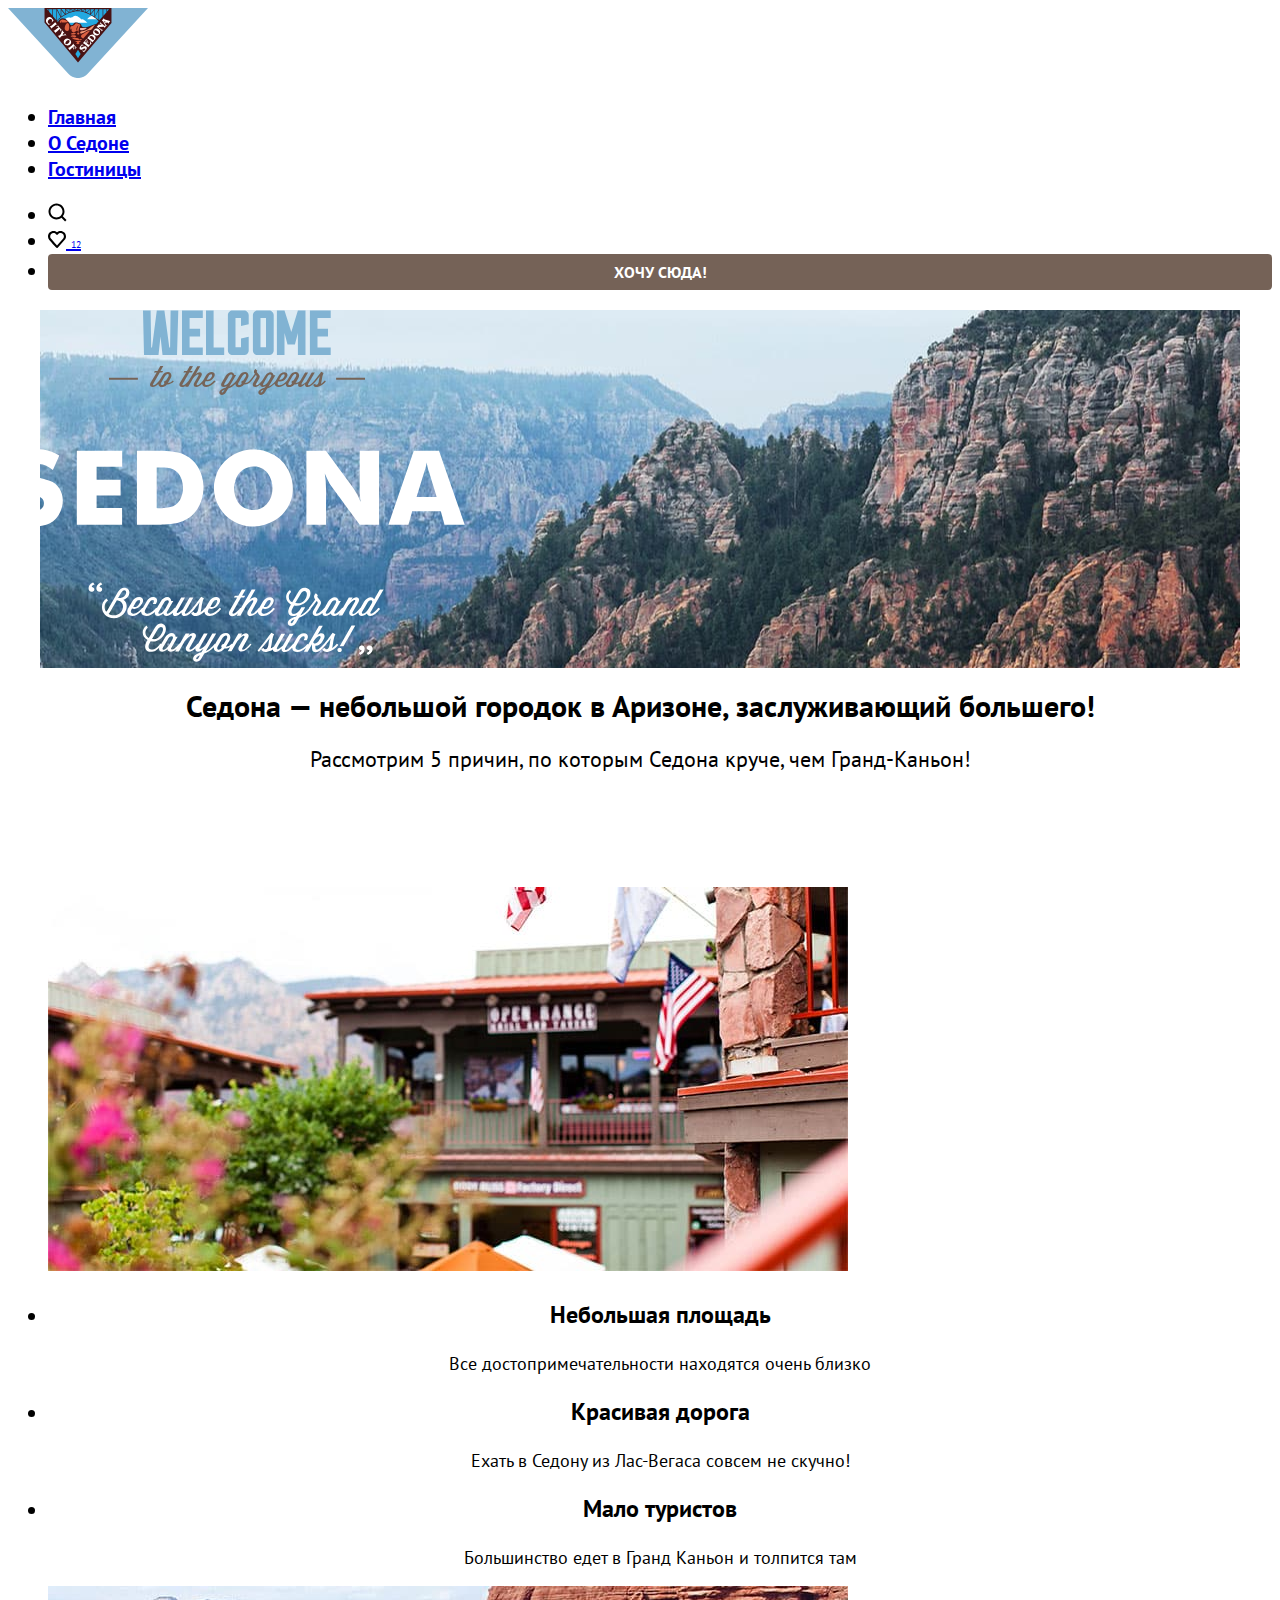
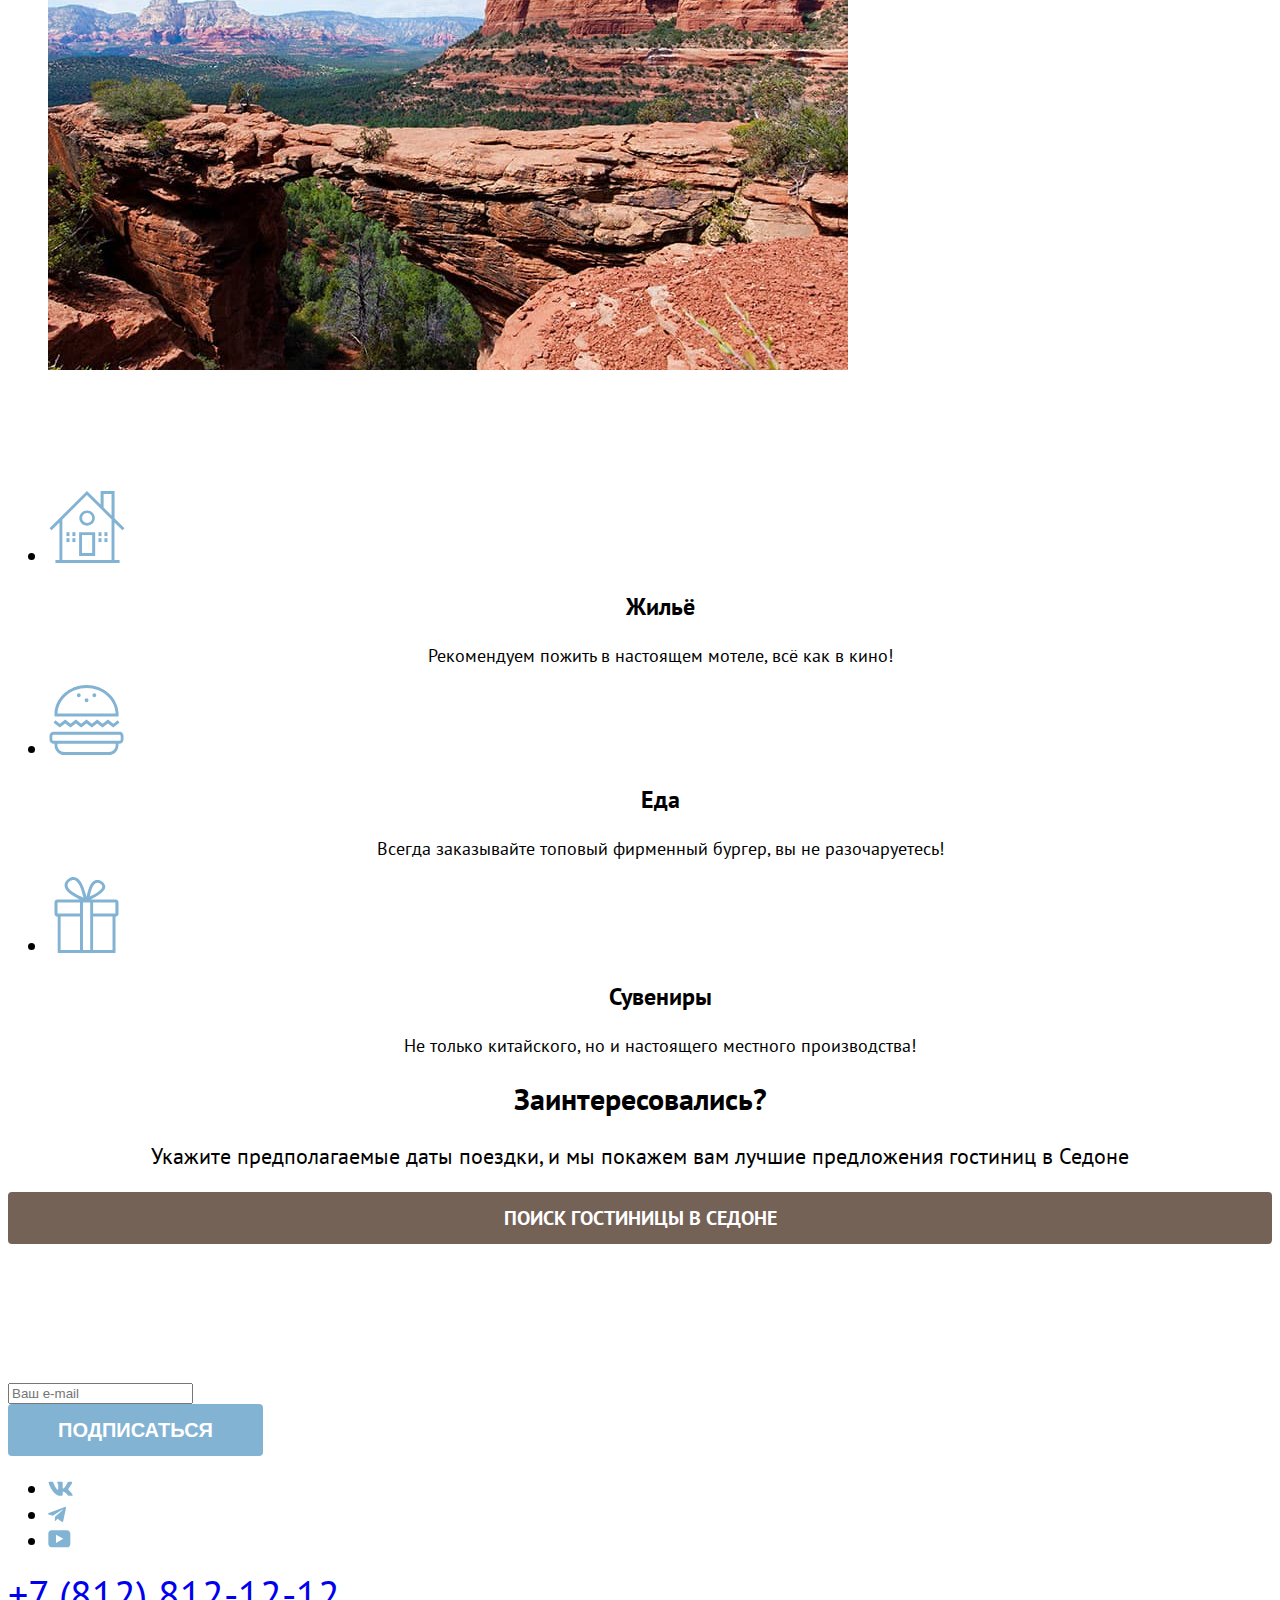
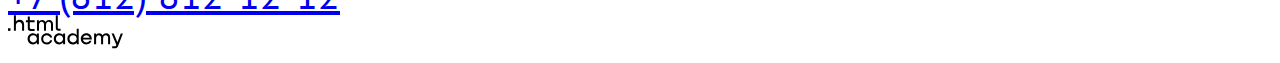
<file: 4/index.html>
<!DOCTYPE html>
<html lang="ru">
<head>
  <meta charset="utf-8">
  <title>HTML Academy: Седона</title>
  <link rel="stylesheet" href="styles/styles.css">
  <base href="https://htmlacademy-htmlcss.github.io/2219227-sedona-35/4/">
</head>
<body>
<div class="page">
  <header class="header">
    <div class="logo">
      <a clas="logo__link">
        <img class="logo__img" src="images/logo.svg" width="140" height="70" alt="Логотип">
      </a>
    </div>
    <nav class="main-nav">
      <ul class="main-nav__list">
        <li class="main-nav__item"><a class="main-nav__link main-nav__link_active" href="#">Главная</a></li>
        <li class="main-nav__item"><a class="main-nav__link" href="#">О Седоне</a></li>
        <li class="main-nav__item"><a class="main-nav__link" href="#">Гостиницы</a></li>
      </ul>
    </nav>
    <div class="user-nav">
      <ul class="user-nav__list">
        <li class="user-nav__item">
          <a href="#" class="user-nav__link">
            <svg class="user-nav__icon" width="19" height="19" viewBox="0 0 19 19" fill="none"
                 xmlns="http://www.w3.org/2000/svg">
              <path
                d="M18.5 17.0083L14.8 13.3287C15.8 12.0359 16.5 10.3453 16.5 8.4558C16.5 4.08011 12.9 0.5 8.5 0.5C4.1 0.5 0.5 4.17956 0.5 8.55525C0.5 12.9309 4.1 16.511 8.5 16.511C10.3 16.511 12 15.9144 13.4 14.8204L17.1 18.5L18.5 17.0083ZM8.5 14.5221C5.2 14.5221 2.5 11.837 2.5 8.55525C2.5 5.27348 5.2 2.5884 8.5 2.5884C11.8 2.5884 14.5 5.27348 14.5 8.55525C14.5 11.837 11.8 14.5221 8.5 14.5221Z"
                fill="black"/>
            </svg>
          </a>
        </li>
        <li class="user-nav__item">
          <a href="#" class="user-nav__link">
            <svg class="user-nav__icon" width="18" height="17" viewBox="0 0 18 17" fill="none"
                 xmlns="http://www.w3.org/2000/svg">
              <path
                d="M8.9 17C8.6 17 8.3 16.9 8.1 16.6C2.7 10.5 1.4 9.1 1.1 8.7C0.4 7.8 0 6.6 0 5.4C0 2.4 2.4 0 5.5 0C6.8 0 8 0.5 9 1.3C10 0.5 11.3 0 12.5 0C15.5 0 18 2.4 18 5.4C18 6.7 17.5 7.9 16.7 8.8L9.7 16.7C9.5 16.9 9.3 17 8.9 17ZM2.9 7.5C3.2 7.9 6.4 11.5 9 14.4L15.2 7.4C15.7 6.9 15.9 6.2 15.9 5.4C15.9 3.6 14.4 2.1 12.6 2.1C11.6 2.1 10.6 2.6 9.9 3.4C9.6 3.7 9.3 3.8 9 3.8C8.7 3.8 8.4 3.6 8.2 3.4C7.5 2.6 6.5 2.1 5.5 2.1C3.7 2.1 2.2 3.6 2.2 5.4C2.1 6.3 2.5 7 2.9 7.5C2.8 7.5 2.8 7.5 2.9 7.5Z"
                fill="black"/>
            </svg>
            <span class="user-nav__number">12</span>
          </a>
        </li>
        <li class="user-nav__item">
          <a href="#" class="button user-nav__link-button">Хочу сюда!</a>
        </li>
      </ul>
    </div>
  </header>

  <main class="main">
    <section class="welcome">
      <div class="welcome__promo">
        <img src="images/welcome-text.svg" alt="Welcome">
      </div>
      <div class="welcome__description">
        <h1 class="welcome__title">Седона — небольшой городок в Аризоне, заслуживающий большего!</h1>
        <p>Рассмотрим 5 причин, по которым Седона круче, чем Гранд-Каньон!</p>
      </div>
    </section>

    <section class="advantages">
      <ul class="advantages__list">
        <li class="advantages__item advantages__item_big">
          <div class="advantages__item-wrapper">
            <h3 class="advantages__item-title">Настоящий городок</h3>
            <p class="advantages__item-description">Седона — не аттракцион для туристов, там течёт своя жизнь</p>
          </div>
          <div class="advantages__item-img">
            <img src="pictures/photo-1.jpg" width="800" height="384" alt="Настоящий городок">
          </div>
        </li>
        <li class="advantages__item">
          <div class="advantages__item-wrapper">
            <h3 class="advantages__item-title">Небольшая площадь</h3>
            <p class="advantages__item-description">Все достопримечательности находятся очень близко</p>
          </div>
        </li>
        <li class="advantages__item">
          <div class="advantages__item-wrapper">
            <h3 class="advantages__item-title">Красивая дорога</h3>
            <p class="advantages__item-description">Ехать в Седону из Лас-Вегаса совсем не скучно!</p>
          </div>
        </li>
        <li class="advantages__item">
          <div class="advantages__item-wrapper">
            <h3 class="advantages__item-title">Мало туристов</h3>
            <p class="advantages__item-description">Большинство едет в Гранд Каньон и толпится там</p>
          </div>
        </li>
        <li class="advantages__item advantages__item_big">
          <div class="advantages__item-img">
            <img src="pictures/photo-2.jpg" width="800" height="384" alt="Там есть мост дьявола">
          </div>
          <div class="advantages__item-wrapper">
            <h3 class="advantages__item-title">Там есть мост дьявола</h3>
            <p class="advantages__item-description">Да, по нему можно пройти! Если вы осмелитесь, разумеется</p>
          </div>
        </li>
        <li class="advantages__item">
          <div class="advantages__item-wrapper">
            <svg class="advantages__item-icon" width="77" height="72" viewBox="0 0 77 72" fill="none"
                 xmlns="http://www.w3.org/2000/svg">
              <path d="M31.1185 65H47.1827V41.2H31.1185V65ZM34.0301 44.1H44.1707V62.1H34.0301V44.1Z" fill="#83B3D3"/>
              <path
                d="M74.3916 39.3L76.5 37.2L66.5602 27.3V0H52.6044V13.6L38.9498 0L1.5 37.2L3.60843 39.3L11.4398 31.5V69.1H7.42369V72H71.5803V69.1H66.4598V31.5L74.3916 39.3ZM63.5482 69.1H14.3514V28.5L38.9498 4.1L63.5482 28.5V69.1ZM63.5482 24.4L55.6165 16.5V2.9H63.5482V24.4Z"
                fill="#83B3D3"/>
              <path
                d="M31.3193 27.1C31.3193 31.4 34.8333 34.8 39.0502 34.8C43.3675 34.8 46.8815 31.3 46.8815 27.1C46.8815 22.8 43.3675 19.4 39.0502 19.4C34.8333 19.4 31.3193 22.8 31.3193 27.1ZM39.1506 22.1C41.8614 22.1 44.1707 24.3 44.1707 27C44.1707 29.7 41.9618 31.9 39.1506 31.9C36.4398 31.9 34.1305 29.7 34.1305 27C34.1305 24.3 36.3394 22.1 39.1506 22.1Z"
                fill="#83B3D3"/>
              <path d="M21.4799 41.2H18.4679V45.1H21.4799V41.2Z" fill="#83B3D3"/>
              <path d="M27.4036 41.2H24.3916V45.1H27.4036V41.2Z" fill="#83B3D3"/>
              <path d="M21.4799 47.2H18.4679V51.1H21.4799V47.2Z" fill="#83B3D3"/>
              <path d="M27.4036 47.2H24.3916V51.1H27.4036V47.2Z" fill="#83B3D3"/>
              <path d="M53.508 41.2H50.496V45.1H53.508V41.2Z" fill="#83B3D3"/>
              <path d="M59.4317 41.2H56.4197V45.1H59.4317V41.2Z" fill="#83B3D3"/>
              <path d="M53.508 47.2H50.496V51.1H53.508V47.2Z" fill="#83B3D3"/>
              <path d="M59.4317 47.2H56.4197V51.1H59.4317V47.2Z" fill="#83B3D3"/>
            </svg>
            <h3 class="advantages__item-title">Жильё</h3>
            <p class="advantages__item-description">Рекомендуем пожить в настоящем мотеле, всё как в кино!</p>
          </div>
        </li>
        <li class="advantages__item">
          <div class="advantages__item-wrapper">
            <svg class="advantages__item-icon" width="76" height="72" viewBox="0 0 76 72" fill="none"
                 xmlns="http://www.w3.org/2000/svg">
              <path
                d="M71.5757 47.7H5.6103C3.30452 47.7 1.5 49.6 1.5 52V55.5C1.5 57.9 3.40477 59.8 5.6103 59.8H6.51257V60.9C6.51257 66.4 10.8234 71 16.1367 71H60.8488C66.1621 71 70.4729 66.5 70.4729 60.9V59.8H71.3752C73.681 59.8 75.4855 57.9 75.4855 55.5V52C75.686 49.7 73.7812 47.7 71.5757 47.7ZM67.6659 60.9C67.6659 64.8 64.6583 67.9 60.949 67.9H16.1367C12.4274 67.9 9.41985 64.7 9.41985 60.9V59.8H67.6659V60.9ZM72.7787 55.5C72.7787 56.2 72.1772 56.8 71.5757 56.8H5.51005C4.80829 56.8 4.30704 56.2 4.30704 55.5V52C4.30704 51.3 4.90855 50.7 5.51005 50.7H71.4754C72.1772 50.7 72.6784 51.3 72.6784 52C72.7787 52 72.7787 55.5 72.7787 55.5Z"
                fill="#83B3D3"/>
              <path
                d="M17.1392 39.4L22.5528 43.5L27.8661 39.4L33.1794 43.5L38.4927 39.4L43.9063 43.5L49.2196 39.4L54.5329 43.5L59.9465 39.4L65.2598 43.5L71.4754 38.8L69.7711 36.3L65.2598 39.7L59.9465 35.6L54.5329 39.7L49.2196 35.6L43.9063 39.7L38.4927 35.6L33.1794 39.7L27.8661 35.6L22.5528 39.7L17.1392 35.6L11.8259 39.7L7.31458 36.3L5.6103 38.8L11.8259 43.5L17.1392 39.4Z"
                fill="#83B3D3"/>
              <path
                d="M9.52011 32.5H70.4729C70.4729 31.9 70.5732 31.3 70.5732 30.6C70.5732 30.2 70.5732 29.8 70.5732 29.4C69.8714 13.7 55.8362 1 38.593 1C21.2495 1 7.21432 13.7 6.51257 29.5C6.51257 29.9 6.51257 30.3 6.51257 30.7C6.51257 31.3 6.50815 31.9 6.6084 32.5H9.52011ZM38.593 4C54.2322 4 67.0644 15.3 67.6659 29.5H9.52011C10.1216 15.4 22.9538 4 38.593 4Z"
                fill="#83B3D3"/>
              <path
                d="M38.593 18.3C39.645 18.3 40.4978 17.4046 40.4978 16.3C40.4978 15.1954 39.645 14.3 38.593 14.3C37.541 14.3 36.6882 15.1954 36.6882 16.3C36.6882 17.4046 37.541 18.3 38.593 18.3Z"
                fill="#83B3D3"/>
              <path
                d="M30.7734 13.2C31.8254 13.2 32.6782 12.3046 32.6782 11.2C32.6782 10.0954 31.8254 9.2 30.7734 9.2C29.7214 9.2 28.8686 10.0954 28.8686 11.2C28.8686 12.3046 29.7214 13.2 30.7734 13.2Z"
                fill="#83B3D3"/>
              <path
                d="M46.3123 13.2C47.3643 13.2 48.2171 12.3046 48.2171 11.2C48.2171 10.0954 47.3643 9.2 46.3123 9.2C45.2604 9.2 44.4076 10.0954 44.4076 11.2C44.4076 12.3046 45.2604 13.2 46.3123 13.2Z"
                fill="#83B3D3"/>
            </svg>
            <h3 class="advantages__item-title">Еда</h3>
            <p class="advantages__item-description">Всегда заказывайте топовый фирменный бургер, вы не разочаруетесь!</p>
          </div>
        </li>
        <li class="advantages__item">
          <div class="advantages__item-wrapper">
            <svg class="advantages__item-icon" width="76" height="76" viewBox="0 0 76 76" fill="none"
                 xmlns="http://www.w3.org/2000/svg">
              <path
                d="M67.6 22.4625H67.5H42.8C56.6 15.5576 57.7 11.1546 57.2 8.75288C56 4.75007 51.5 1.74797 47.2 3.34909C41.6 5.45056 40.1 13.7564 38.6 19.7606C36.6 13.6563 34.8 5.95091 30.4 2.04818C29.1 0.947407 27.3 -0.253434 24.6 0.0467764C20.6 0.447057 14.8 5.45056 17.1 11.0545C19.4 16.4583 26.8 19.8607 31.7 22.5626H9.7H9.4C7.8 22.5626 6.5 23.8635 6.5 25.4646V36.7725C6.5 38.3736 7.8 39.6745 9.4 39.6745H9.7V72.9979V75.3996V76H67.5V75.4996V72.9979V39.5745H67.6C69.2 39.5745 70.5 38.2736 70.5 36.6724V25.3645C70.5 23.7634 69.2 22.4625 67.6 22.4625ZM48.9 5.85084C51 5.55063 53.9 7.15176 54.2 9.05309C54.6 11.8551 50.8 14.3568 49.1 15.4576C46.6 17.1588 44.2 18.0594 41.8 19.5604C42.7 15.8579 44.3 6.55133 48.9 5.85084ZM26 15.8579C23.8 14.3568 19.5 11.4548 19.6 8.05239C19.7 4.44986 25.3 1.44776 28.4 4.14965C32.3 7.55203 34.1 15.2574 35.5 20.7613C32.3 19.2602 29.2 17.9593 26 15.8579ZM32 72.9979H12.6V39.5745H32V72.9979ZM32 36.4723H9.5V25.4646H32V36.4723ZM42.2 36.4723V39.4744V72.9979H35V39.5745V36.5724V25.5647H42.2V36.4723ZM64.5 72.9979H45.1V39.5745H64.5V72.9979ZM67.4 36.4723H45.1V25.4646H67.4V36.4723Z"
                fill="#83B3D3"/>
            </svg>
            <h3 class="advantages__item-title">Сувениры</h3>
            <p class="advantages__item-description">Не только китайского, но и настоящего местного производства!</p>
          </div>
        </li>
      </ul>
    </section>

    <section class="search">
      <h2 class="search__title">Заинтересовались?</h2>
      <p class="search__description">Укажите предполагаемые даты поездки, и мы покажем вам лучшие предложения гостиниц в
        Седоне</p>
      <a class="button search__button" href="#">Поиск гостиницы в Седоне</a>
    </section>

    <section class="subscribe">
      <h2 class="subscribe__title">Подпишитесь на рассылку</h2>
      <p class="subscribe__text">Только полезная информация и никакого спама, честное бойскаутское!</p>
      <form class="subscribe__form">
        <input class="input subscribe__input" type="email" name="" value="" placeholder="Ваш e-mail">
        <button class="button subscribe__button">Подписаться</button>
      </form>
    </section>
  </main>

  <footer class="footer">
    <div class="footer__social">
      <ul class="social__list">
        <li class="social__item">
          <a class="social__link" href="#">
            <svg class="social__icon" width="25" height="15" viewBox="0 0 25 15" fill="none"
                 xmlns="http://www.w3.org/2000/svg">
              <path fill-rule="evenodd" clip-rule="evenodd"
                    d="M24.1164 1.80445C24.2824 1.25845 24.1164 0.856445 23.3214 0.856445H20.6964C20.0284 0.856445 19.7204 1.20345 19.5534 1.58645C19.5534 1.58645 18.2184 4.78245 16.3274 6.85845C15.7154 7.46045 15.4374 7.65145 15.1034 7.65145C14.9364 7.65145 14.6854 7.46045 14.6854 6.91345V1.80445C14.6854 1.14845 14.5014 0.856445 13.9454 0.856445H9.81738C9.40038 0.856445 9.14938 1.16045 9.14938 1.44945C9.14938 2.07045 10.0954 2.21445 10.1924 3.96245V7.76045C10.1924 8.59345 10.0394 8.74444 9.70538 8.74444C8.81538 8.74444 6.65038 5.53345 5.36538 1.85945C5.11638 1.14445 4.86438 0.856445 4.19338 0.856445H1.56638C0.816382 0.856445 0.666382 1.20345 0.666382 1.58645C0.666382 2.26845 1.55638 5.65645 4.81138 10.1374C6.98138 13.1974 10.0364 14.8564 12.8194 14.8564C14.4884 14.8564 14.6944 14.4884 14.6944 13.8534V11.5404C14.6944 10.8034 14.8524 10.6564 15.3814 10.6564C15.7714 10.6564 16.4384 10.8484 17.9964 12.3234C19.7764 14.0724 20.0694 14.8564 21.0714 14.8564H23.6964C24.4464 14.8564 24.8224 14.4884 24.6064 13.7604C24.3684 13.0364 23.5184 11.9854 22.3914 10.7384C21.7794 10.0284 20.8614 9.26345 20.5824 8.88045C20.1934 8.38945 20.3044 8.17044 20.5824 7.73345C20.5824 7.73345 23.7824 3.30745 24.1154 1.80445H24.1164Z"
                    fill="#83B3D3"/>
            </svg>
          </a>
        </li>
        <li class="social__item">
          <a class="social__link" href="#">
            <svg class="social__icon" width="18" height="16" viewBox="0 0 18 16" fill="none"
                 xmlns="http://www.w3.org/2000/svg">
              <path
                d="M16.785 0.955705L0.840489 7.1042C-0.247661 7.54126 -0.241365 8.14828 0.640845 8.41897L4.73445 9.69597L14.2058 3.72014C14.6537 3.44766 15.0629 3.59424 14.7265 3.89281L7.05283 10.8183H7.05103L7.05283 10.8192L6.77045 15.0387C7.18413 15.0387 7.36669 14.8489 7.59871 14.625L9.58705 12.6915L13.7229 15.7464C14.4855 16.1664 15.0332 15.9506 15.2229 15.0405L17.9379 2.2453C18.2158 1.13107 17.5126 0.626562 16.785 0.955705Z"
                fill="#83B3D3"/>
            </svg>
          </a>
        </li>
        <li class="social__item">
          <a class="social__link" href="#">
            <svg class="social__icon" width="23" height="18" viewBox="0 0 23 18" fill="none"
                 xmlns="http://www.w3.org/2000/svg">
              <path
                d="M18.9402 0.356445H3.50738C1.64668 0.356445 0.333252 1.9502 0.333252 3.75645V13.8502C0.333252 15.7627 1.64668 17.3564 3.50738 17.3564H19.1591C20.8009 17.3564 22.3333 15.7627 22.3333 13.9564V3.75645C22.1143 1.9502 20.8009 0.356445 18.9402 0.356445ZM7.99494 12.8939V4.81894L15.3283 8.85645L7.99494 12.8939Z"
                fill="#83B3D3"/>
            </svg>
          </a>
        </li>
      </ul>
    </div>
    <div class="footer__phone">
      <a class="footer__phone-link" href="tel:+78128121212">+7 (812) 812-12-12</a>
    </div>
    <div class="made-in">
      <a class="made-in__link" href="#">
        <svg class="made-in__icon" width="115" height="34" viewBox="0 0 115 34" fill="none" xmlns="http://www.w3.org/2000/svg">
          <path d="M0 13.2564V15.8564H2.5V13.2564H0Z" fill="black"/>
          <path d="M11.6 4.85645C10 4.85645 8.8 5.55645 8 6.55645H7.9V0.356445H5.9V15.8564H7.9V10.5564C7.9 8.45645 9.2 6.95645 11.2 6.95645C13 6.95645 14.1 8.35645 14.1 10.1564V15.8564H16.1V9.75644C16.2 6.75644 14.3 4.85645 11.6 4.85645Z" fill="black"/>
          <path d="M26.6 5.15645H21.8V1.45645H19.8V5.25645H17.9V7.25645H19.8V13.2564C19.8 14.9564 20.8 15.9564 22.5 15.9564H26.6V13.9564H22.9C22.2 13.9564 21.8 13.5564 21.8 12.8564V7.15645H26.6V5.15645Z" fill="black"/>
          <path d="M41.1 4.95645C39.5 4.95645 38.2 5.75644 37.6 7.05645H37.5C36.9 5.85645 35.7 4.95645 34.1 4.95645C32.7 4.95645 31.6 5.75645 31 6.75645H30.9V5.15645H29V15.7564H31V10.3564C31 8.35645 32 6.85645 33.6 6.85645C35.1 6.85645 36 7.85645 36 9.45645V15.7564H38V10.1564C38 7.75645 39.4 6.85645 40.6 6.85645C42.1 6.85645 43 7.85645 43 9.45645V15.7564H45V9.25644C45.1 6.75644 43.6 4.95645 41.1 4.95645Z" fill="black"/>
          <path d="M47.8 13.0564C47.8 14.7564 48.8 15.7564 50.6 15.7564H52.6V13.7564H50.9C50.2 13.7564 49.8 13.3564 49.8 12.6564V0.356445H47.8V13.0564Z" fill="black"/>
          <path d="M28.9 20.0564C28 18.9564 26.7 18.2564 25 18.2564C21.9 18.2564 19.6 20.5564 19.6 23.8564C19.6 27.1564 21.9 29.4564 25 29.4564C26.8 29.4564 28 28.6564 28.8 27.5564H28.9V29.1564H30.9V18.5564H28.9V20.0564ZM25.3 27.4564C23.1 27.4564 21.7 25.8564 21.7 23.8564C21.7 21.8564 23.1 20.2564 25.3 20.2564C27.5 20.2564 28.9 21.8564 28.9 23.8564C28.9 25.7564 27.5 27.4564 25.3 27.4564Z" fill="black"/>
          <path d="M44.2 22.3564C43.7 19.9564 41.6 18.2564 38.8 18.2564C35.4 18.2564 33.2 20.7564 33.2 23.8564C33.2 26.9564 35.4 29.4564 38.8 29.4564C41.6 29.4564 43.7 27.6564 44.2 25.2564H42.1C41.7 26.5564 40.4 27.5564 38.8 27.5564C36.6 27.5564 35.2 25.9564 35.2 23.9564C35.2 21.9564 36.6 20.3564 38.8 20.3564C40.4 20.3564 41.6 21.3564 42.1 22.5564H44.2V22.3564Z" fill="black"/>
          <path d="M55.1 20.0564C54.2 18.9564 52.9 18.2564 51.2 18.2564C48.1 18.2564 45.8 20.5564 45.8 23.8564C45.8 27.1564 48.1 29.4564 51.2 29.4564C53 29.4564 54.2 28.6564 55 27.5564H55.1V29.1564H57.1V18.5564H55.1V20.0564ZM51.5 27.4564C49.3 27.4564 47.9 25.8564 47.9 23.8564C47.9 21.8564 49.3 20.2564 51.5 20.2564C53.7 20.2564 55.1 21.8564 55.1 23.8564C55.1 25.7564 53.6 27.4564 51.5 27.4564Z" fill="black"/>
          <path d="M68.7 20.1564C67.8 19.0564 66.5 18.2564 64.8 18.2564C61.7 18.2564 59.4 20.5564 59.4 23.8564C59.4 27.1564 61.6 29.4564 64.8 29.4564C66.5 29.4564 67.8 28.6564 68.6 27.6564H68.7V29.1564H70.7V13.7564H68.7V20.1564ZM65.1 27.4564C62.9 27.4564 61.5 25.8564 61.5 23.8564C61.5 21.8564 62.9 20.2564 65.1 20.2564C67.3 20.2564 68.7 21.8564 68.7 23.8564C68.6 25.8564 67.2 27.4564 65.1 27.4564Z" fill="black"/>
          <path d="M78.3 18.2564C75 18.2564 72.8 20.7564 72.8 23.8564C72.8 26.8564 74.9 29.4564 78.3 29.4564C80.8 29.4564 82.8 28.1564 83.5 25.8564H81.4C80.9 26.8564 79.8 27.4564 78.4 27.4564C76.5 27.4564 75.1 26.1564 75 24.5564H83.8C84 20.9564 81.8 18.2564 78.3 18.2564ZM78.3 20.1564C80 20.1564 81.3 21.1564 81.6 22.7564H75.1C75.4 21.2564 76.6 20.1564 78.3 20.1564Z" fill="black"/>
          <path d="M98.2 18.2564C96.6 18.2564 95.3 19.0564 94.6 20.2564H94.5C93.9 19.0564 92.7 18.2564 91.1 18.2564C89.7 18.2564 88.6 18.9564 88 20.0564V18.5564H86.1V29.1564H88.1V23.7564C88.1 21.7564 89.1 20.3564 90.7 20.2564C92.2 20.2564 93.1 21.2564 93.1 22.8564V29.1564H95.1V23.5564C95.1 21.1564 96.5 20.2564 97.7 20.2564C99.2 20.2564 100.1 21.2564 100.1 22.8564V29.1564H102.1V22.6564C102.2 20.0564 100.7 18.2564 98.2 18.2564Z" fill="black"/>
          <path d="M109.4 27.3564L105.8 18.4564H103.6L108.4 30.0564C108.1 30.9564 107.7 31.2564 106.7 31.2564H104.2V33.2564H106.7C108.5 33.2564 109.5 32.4564 110.2 30.6564L114.9 18.4564H112.8L109.4 27.3564Z" fill="black"/>
        </svg>
      </a>
    </div>
  </footer>
</div>
</body>
</html>
</file>
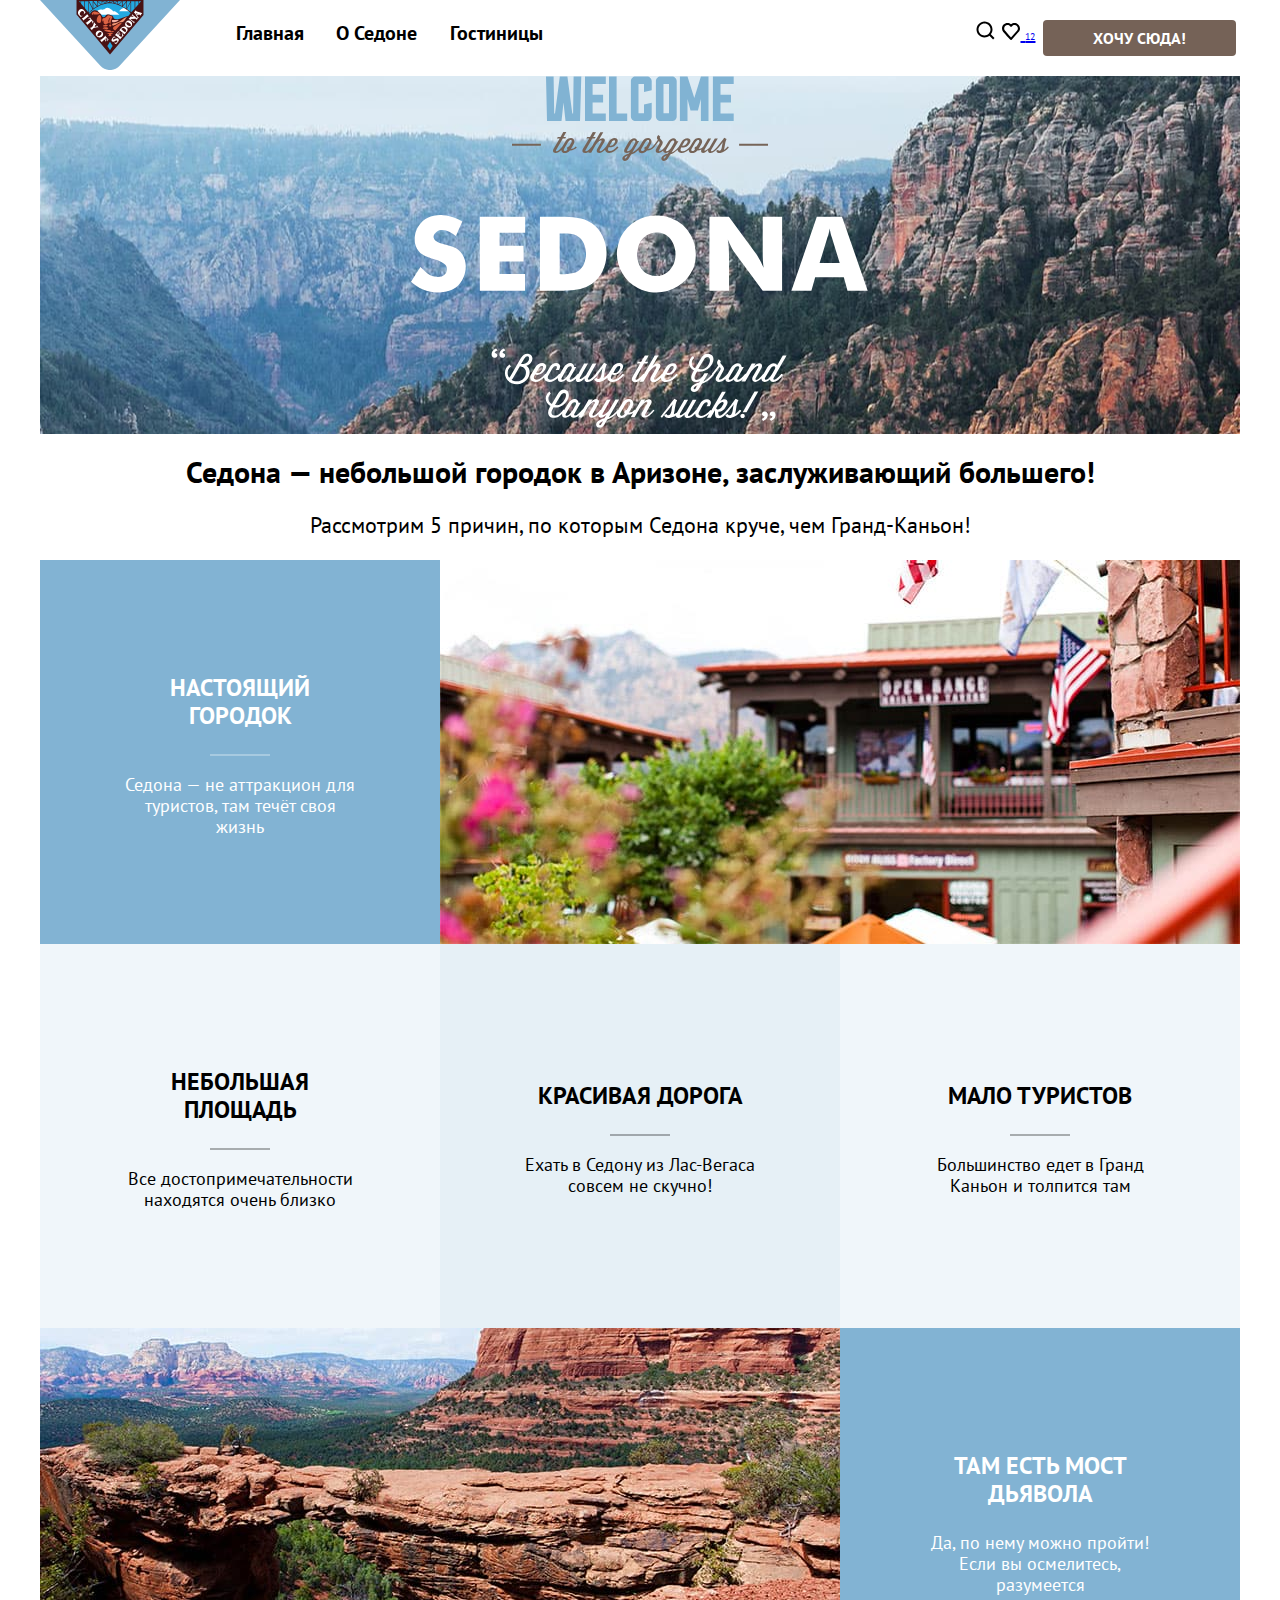
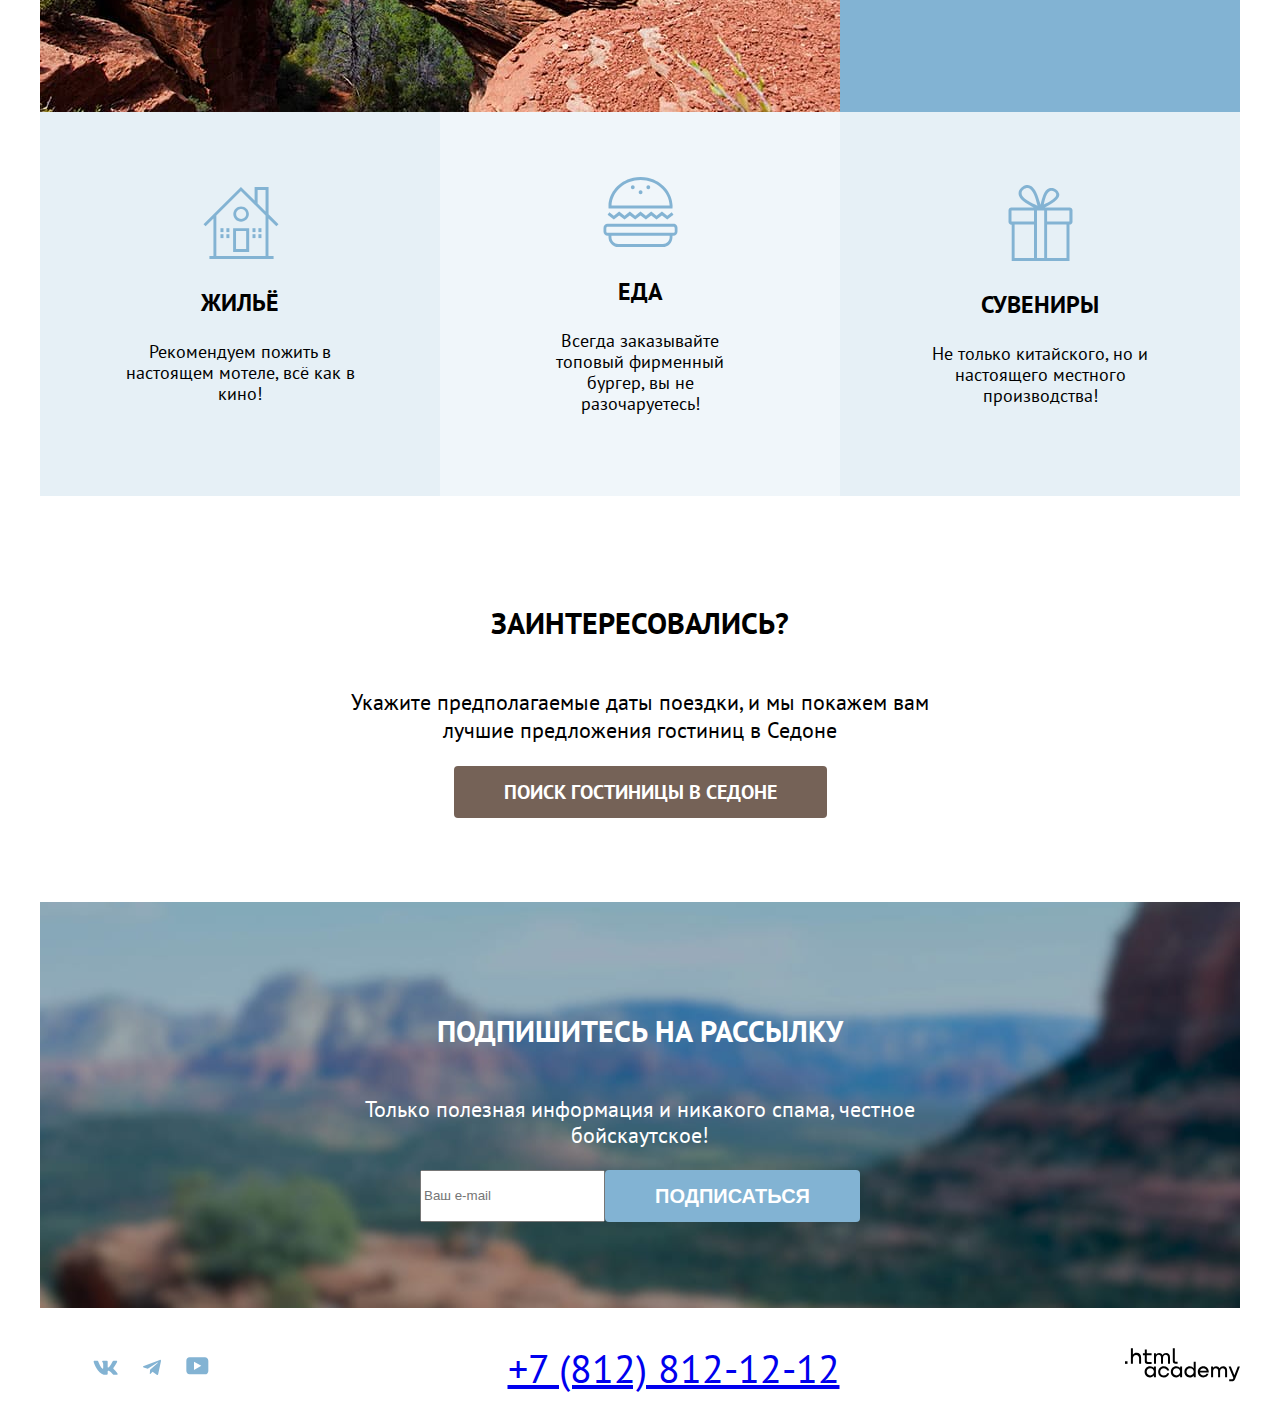
<file: 5/index.html>
<!DOCTYPE html>
<html lang="ru">
<head>
  <meta charset="utf-8">
  <title>HTML Academy: Седона</title>
  <link rel="stylesheet" href="styles/styles.css">
  <base href="https://htmlacademy-htmlcss.github.io/2219227-sedona-35/5/">
</head>
<body>
<div class="page">
  <header class="header">
    <nav class="main-nav">
      <div class="logo">
        <a clas="logo__link">
          <img class="logo__img" src="images/logo.svg" width="140" height="70" alt="Логотип">
        </a>
      </div>
      <ul class="main-nav__list">
        <li class="main-nav__item"><a class="main-nav__link main-nav__link--active" href="#">Главная</a></li>
        <li class="main-nav__item"><a class="main-nav__link" href="#">О Седоне</a></li>
        <li class="main-nav__item"><a class="main-nav__link" href="#">Гостиницы</a></li>
      </ul>
    </nav>
    <div class="user-nav">
      <ul class="user-nav__list">
        <li class="user-nav__item">
          <a href="#" class="user-nav__link">
            <svg class="user-nav__icon" width="19" height="19" viewBox="0 0 19 19" fill="none"
                 xmlns="http://www.w3.org/2000/svg">
              <path
                d="M18.5 17.0083L14.8 13.3287C15.8 12.0359 16.5 10.3453 16.5 8.4558C16.5 4.08011 12.9 0.5 8.5 0.5C4.1 0.5 0.5 4.17956 0.5 8.55525C0.5 12.9309 4.1 16.511 8.5 16.511C10.3 16.511 12 15.9144 13.4 14.8204L17.1 18.5L18.5 17.0083ZM8.5 14.5221C5.2 14.5221 2.5 11.837 2.5 8.55525C2.5 5.27348 5.2 2.5884 8.5 2.5884C11.8 2.5884 14.5 5.27348 14.5 8.55525C14.5 11.837 11.8 14.5221 8.5 14.5221Z"
                fill="black"/>
            </svg>
          </a>
        </li>
        <li class="user-nav__item">
          <a href="#" class="user-nav__link">
            <svg class="user-nav__icon" width="18" height="17" viewBox="0 0 18 17" fill="none"
                 xmlns="http://www.w3.org/2000/svg">
              <path
                d="M8.9 17C8.6 17 8.3 16.9 8.1 16.6C2.7 10.5 1.4 9.1 1.1 8.7C0.4 7.8 0 6.6 0 5.4C0 2.4 2.4 0 5.5 0C6.8 0 8 0.5 9 1.3C10 0.5 11.3 0 12.5 0C15.5 0 18 2.4 18 5.4C18 6.7 17.5 7.9 16.7 8.8L9.7 16.7C9.5 16.9 9.3 17 8.9 17ZM2.9 7.5C3.2 7.9 6.4 11.5 9 14.4L15.2 7.4C15.7 6.9 15.9 6.2 15.9 5.4C15.9 3.6 14.4 2.1 12.6 2.1C11.6 2.1 10.6 2.6 9.9 3.4C9.6 3.7 9.3 3.8 9 3.8C8.7 3.8 8.4 3.6 8.2 3.4C7.5 2.6 6.5 2.1 5.5 2.1C3.7 2.1 2.2 3.6 2.2 5.4C2.1 6.3 2.5 7 2.9 7.5C2.8 7.5 2.8 7.5 2.9 7.5Z"
                fill="black"/>
            </svg>
            <span class="user-nav__number">12</span>
          </a>
        </li>
        <li class="user-nav__item">
          <a href="#" class="button user-nav__link-button">Хочу сюда!</a>
        </li>
      </ul>
    </div>
  </header>

  <main class="main">
    <section class="welcome">
      <div class="welcome__promo">
        <img src="images/welcome-text.svg" alt="Welcome">
      </div>
      <div class="welcome__description">
        <h1 class="welcome__title">Седона — небольшой городок в Аризоне, заслуживающий большего!</h1>
        <p>Рассмотрим 5 причин, по которым Седона круче, чем Гранд-Каньон!</p>
      </div>
    </section>

    <section class="advantages">
      <ul class="advantages__list">
        <li class="advantages__item advantages__item_big">
          <div class="advantages__item-wrapper">
            <h3 class="advantages__item-title">Настоящий городок</h3>
            <hr class="advantages__item-divider advantages__item-divider--white"/>
            <p class="advantages__item-description">Седона — не аттракцион для туристов, там течёт своя жизнь</p>
          </div>
          <div class="advantages__item-img">
            <img src="pictures/photo-1.jpg" width="800" height="384" alt="Настоящий городок">
          </div>
        </li>
        <li class="advantages__item">
          <div class="advantages__item-wrapper">
            <h3 class="advantages__item-title">Небольшая площадь</h3>
            <hr class="advantages__item-divider"/>
            <p class="advantages__item-description">Все достопримечательности находятся очень близко</p>
          </div>
        </li>
        <li class="advantages__item advantages__item--colored">
          <div class="advantages__item-wrapper">
            <h3 class="advantages__item-title">Красивая дорога</h3>
            <hr class="advantages__item-divider"/>
            <p class="advantages__item-description">Ехать в Седону из Лас-Вегаса совсем не скучно!</p>
          </div>
        </li>
        <li class="advantages__item">
          <div class="advantages__item-wrapper">
            <h3 class="advantages__item-title">Мало туристов</h3>
            <hr class="advantages__item-divider"/>
            <p class="advantages__item-description">Большинство едет в Гранд Каньон и толпится там</p>
          </div>
        </li>
        <li class="advantages__item advantages__item_big">
          <div class="advantages__item-img">
            <img src="pictures/photo-2.jpg" width="800" height="384" alt="Там есть мост дьявола">
          </div>
          <div class="advantages__item-wrapper">
            <h3 class="advantages__item-title">Там есть мост дьявола</h3>
            <p class="advantages__item-description">Да, по нему можно пройти! Если вы осмелитесь, разумеется</p>
          </div>
        </li>
        <li class="advantages__item advantages__item--colored">
          <div class="advantages__item-wrapper">
            <svg class="advantages__item-icon" width="77" height="72" viewBox="0 0 77 72" fill="none"
                 xmlns="http://www.w3.org/2000/svg">
              <path d="M31.1185 65H47.1827V41.2H31.1185V65ZM34.0301 44.1H44.1707V62.1H34.0301V44.1Z" fill="#83B3D3"/>
              <path
                d="M74.3916 39.3L76.5 37.2L66.5602 27.3V0H52.6044V13.6L38.9498 0L1.5 37.2L3.60843 39.3L11.4398 31.5V69.1H7.42369V72H71.5803V69.1H66.4598V31.5L74.3916 39.3ZM63.5482 69.1H14.3514V28.5L38.9498 4.1L63.5482 28.5V69.1ZM63.5482 24.4L55.6165 16.5V2.9H63.5482V24.4Z"
                fill="#83B3D3"/>
              <path
                d="M31.3193 27.1C31.3193 31.4 34.8333 34.8 39.0502 34.8C43.3675 34.8 46.8815 31.3 46.8815 27.1C46.8815 22.8 43.3675 19.4 39.0502 19.4C34.8333 19.4 31.3193 22.8 31.3193 27.1ZM39.1506 22.1C41.8614 22.1 44.1707 24.3 44.1707 27C44.1707 29.7 41.9618 31.9 39.1506 31.9C36.4398 31.9 34.1305 29.7 34.1305 27C34.1305 24.3 36.3394 22.1 39.1506 22.1Z"
                fill="#83B3D3"/>
              <path d="M21.4799 41.2H18.4679V45.1H21.4799V41.2Z" fill="#83B3D3"/>
              <path d="M27.4036 41.2H24.3916V45.1H27.4036V41.2Z" fill="#83B3D3"/>
              <path d="M21.4799 47.2H18.4679V51.1H21.4799V47.2Z" fill="#83B3D3"/>
              <path d="M27.4036 47.2H24.3916V51.1H27.4036V47.2Z" fill="#83B3D3"/>
              <path d="M53.508 41.2H50.496V45.1H53.508V41.2Z" fill="#83B3D3"/>
              <path d="M59.4317 41.2H56.4197V45.1H59.4317V41.2Z" fill="#83B3D3"/>
              <path d="M53.508 47.2H50.496V51.1H53.508V47.2Z" fill="#83B3D3"/>
              <path d="M59.4317 47.2H56.4197V51.1H59.4317V47.2Z" fill="#83B3D3"/>
            </svg>
            <h3 class="advantages__item-title">Жильё</h3>
            <p class="advantages__item-description">Рекомендуем пожить в настоящем мотеле, всё как в кино!</p>
          </div>
        </li>
        <li class="advantages__item">
          <div class="advantages__item-wrapper">
            <svg class="advantages__item-icon" width="76" height="72" viewBox="0 0 76 72" fill="none"
                 xmlns="http://www.w3.org/2000/svg">
              <path
                d="M71.5757 47.7H5.6103C3.30452 47.7 1.5 49.6 1.5 52V55.5C1.5 57.9 3.40477 59.8 5.6103 59.8H6.51257V60.9C6.51257 66.4 10.8234 71 16.1367 71H60.8488C66.1621 71 70.4729 66.5 70.4729 60.9V59.8H71.3752C73.681 59.8 75.4855 57.9 75.4855 55.5V52C75.686 49.7 73.7812 47.7 71.5757 47.7ZM67.6659 60.9C67.6659 64.8 64.6583 67.9 60.949 67.9H16.1367C12.4274 67.9 9.41985 64.7 9.41985 60.9V59.8H67.6659V60.9ZM72.7787 55.5C72.7787 56.2 72.1772 56.8 71.5757 56.8H5.51005C4.80829 56.8 4.30704 56.2 4.30704 55.5V52C4.30704 51.3 4.90855 50.7 5.51005 50.7H71.4754C72.1772 50.7 72.6784 51.3 72.6784 52C72.7787 52 72.7787 55.5 72.7787 55.5Z"
                fill="#83B3D3"/>
              <path
                d="M17.1392 39.4L22.5528 43.5L27.8661 39.4L33.1794 43.5L38.4927 39.4L43.9063 43.5L49.2196 39.4L54.5329 43.5L59.9465 39.4L65.2598 43.5L71.4754 38.8L69.7711 36.3L65.2598 39.7L59.9465 35.6L54.5329 39.7L49.2196 35.6L43.9063 39.7L38.4927 35.6L33.1794 39.7L27.8661 35.6L22.5528 39.7L17.1392 35.6L11.8259 39.7L7.31458 36.3L5.6103 38.8L11.8259 43.5L17.1392 39.4Z"
                fill="#83B3D3"/>
              <path
                d="M9.52011 32.5H70.4729C70.4729 31.9 70.5732 31.3 70.5732 30.6C70.5732 30.2 70.5732 29.8 70.5732 29.4C69.8714 13.7 55.8362 1 38.593 1C21.2495 1 7.21432 13.7 6.51257 29.5C6.51257 29.9 6.51257 30.3 6.51257 30.7C6.51257 31.3 6.50815 31.9 6.6084 32.5H9.52011ZM38.593 4C54.2322 4 67.0644 15.3 67.6659 29.5H9.52011C10.1216 15.4 22.9538 4 38.593 4Z"
                fill="#83B3D3"/>
              <path
                d="M38.593 18.3C39.645 18.3 40.4978 17.4046 40.4978 16.3C40.4978 15.1954 39.645 14.3 38.593 14.3C37.541 14.3 36.6882 15.1954 36.6882 16.3C36.6882 17.4046 37.541 18.3 38.593 18.3Z"
                fill="#83B3D3"/>
              <path
                d="M30.7734 13.2C31.8254 13.2 32.6782 12.3046 32.6782 11.2C32.6782 10.0954 31.8254 9.2 30.7734 9.2C29.7214 9.2 28.8686 10.0954 28.8686 11.2C28.8686 12.3046 29.7214 13.2 30.7734 13.2Z"
                fill="#83B3D3"/>
              <path
                d="M46.3123 13.2C47.3643 13.2 48.2171 12.3046 48.2171 11.2C48.2171 10.0954 47.3643 9.2 46.3123 9.2C45.2604 9.2 44.4076 10.0954 44.4076 11.2C44.4076 12.3046 45.2604 13.2 46.3123 13.2Z"
                fill="#83B3D3"/>
            </svg>
            <h3 class="advantages__item-title">Еда</h3>
            <p class="advantages__item-description">Всегда заказывайте топовый фирменный бургер, вы не
              разочаруетесь!</p>
          </div>
        </li>
        <li class="advantages__item advantages__item--colored">
          <div class="advantages__item-wrapper">
            <svg class="advantages__item-icon" width="76" height="76" viewBox="0 0 76 76" fill="none"
                 xmlns="http://www.w3.org/2000/svg">
              <path
                d="M67.6 22.4625H67.5H42.8C56.6 15.5576 57.7 11.1546 57.2 8.75288C56 4.75007 51.5 1.74797 47.2 3.34909C41.6 5.45056 40.1 13.7564 38.6 19.7606C36.6 13.6563 34.8 5.95091 30.4 2.04818C29.1 0.947407 27.3 -0.253434 24.6 0.0467764C20.6 0.447057 14.8 5.45056 17.1 11.0545C19.4 16.4583 26.8 19.8607 31.7 22.5626H9.7H9.4C7.8 22.5626 6.5 23.8635 6.5 25.4646V36.7725C6.5 38.3736 7.8 39.6745 9.4 39.6745H9.7V72.9979V75.3996V76H67.5V75.4996V72.9979V39.5745H67.6C69.2 39.5745 70.5 38.2736 70.5 36.6724V25.3645C70.5 23.7634 69.2 22.4625 67.6 22.4625ZM48.9 5.85084C51 5.55063 53.9 7.15176 54.2 9.05309C54.6 11.8551 50.8 14.3568 49.1 15.4576C46.6 17.1588 44.2 18.0594 41.8 19.5604C42.7 15.8579 44.3 6.55133 48.9 5.85084ZM26 15.8579C23.8 14.3568 19.5 11.4548 19.6 8.05239C19.7 4.44986 25.3 1.44776 28.4 4.14965C32.3 7.55203 34.1 15.2574 35.5 20.7613C32.3 19.2602 29.2 17.9593 26 15.8579ZM32 72.9979H12.6V39.5745H32V72.9979ZM32 36.4723H9.5V25.4646H32V36.4723ZM42.2 36.4723V39.4744V72.9979H35V39.5745V36.5724V25.5647H42.2V36.4723ZM64.5 72.9979H45.1V39.5745H64.5V72.9979ZM67.4 36.4723H45.1V25.4646H67.4V36.4723Z"
                fill="#83B3D3"/>
            </svg>
            <h3 class="advantages__item-title">Сувениры</h3>
            <p class="advantages__item-description">Не только китайского, но и настоящего местного производства!</p>
          </div>
        </li>
      </ul>
    </section>

    <section class="search">
      <div class="search-wrapper">
        <h2 class="search__title">Заинтересовались?</h2>
        <p class="search__description">Укажите предполагаемые даты поездки, и мы покажем вам лучшие предложения гостиниц
          в
          Седоне</p>
        <a class="button search__button" href="#">Поиск гостиницы в Седоне</a>
      </div>
    </section>

    <section class="subscribe">
      <div class="subscribe-wrapper">
        <h2 class="subscribe__title">Подпишитесь на рассылку</h2>
        <p class="subscribe__text">Только полезная информация и никакого спама, честное бойскаутское!</p>
        <form class="subscribe__form">
          <input class="input subscribe__input" type="email" name="" value="" placeholder="Ваш e-mail">
          <button class="button subscribe__button">Подписаться</button>
        </form>
      </div>
    </section>
  </main>

  <footer class="footer">
    <div class="footer__social">
      <ul class="social__list">
        <li class="social__item">
          <a class="social__link" href="#">
            <svg class="social__icon" width="25" height="15" viewBox="0 0 25 15" fill="none"
                 xmlns="http://www.w3.org/2000/svg">
              <path fill-rule="evenodd" clip-rule="evenodd"
                    d="M24.1164 1.80445C24.2824 1.25845 24.1164 0.856445 23.3214 0.856445H20.6964C20.0284 0.856445 19.7204 1.20345 19.5534 1.58645C19.5534 1.58645 18.2184 4.78245 16.3274 6.85845C15.7154 7.46045 15.4374 7.65145 15.1034 7.65145C14.9364 7.65145 14.6854 7.46045 14.6854 6.91345V1.80445C14.6854 1.14845 14.5014 0.856445 13.9454 0.856445H9.81738C9.40038 0.856445 9.14938 1.16045 9.14938 1.44945C9.14938 2.07045 10.0954 2.21445 10.1924 3.96245V7.76045C10.1924 8.59345 10.0394 8.74444 9.70538 8.74444C8.81538 8.74444 6.65038 5.53345 5.36538 1.85945C5.11638 1.14445 4.86438 0.856445 4.19338 0.856445H1.56638C0.816382 0.856445 0.666382 1.20345 0.666382 1.58645C0.666382 2.26845 1.55638 5.65645 4.81138 10.1374C6.98138 13.1974 10.0364 14.8564 12.8194 14.8564C14.4884 14.8564 14.6944 14.4884 14.6944 13.8534V11.5404C14.6944 10.8034 14.8524 10.6564 15.3814 10.6564C15.7714 10.6564 16.4384 10.8484 17.9964 12.3234C19.7764 14.0724 20.0694 14.8564 21.0714 14.8564H23.6964C24.4464 14.8564 24.8224 14.4884 24.6064 13.7604C24.3684 13.0364 23.5184 11.9854 22.3914 10.7384C21.7794 10.0284 20.8614 9.26345 20.5824 8.88045C20.1934 8.38945 20.3044 8.17044 20.5824 7.73345C20.5824 7.73345 23.7824 3.30745 24.1154 1.80445H24.1164Z"
                    fill="#83B3D3"/>
            </svg>
          </a>
        </li>
        <li class="social__item">
          <a class="social__link" href="#">
            <svg class="social__icon" width="18" height="16" viewBox="0 0 18 16" fill="none"
                 xmlns="http://www.w3.org/2000/svg">
              <path
                d="M16.785 0.955705L0.840489 7.1042C-0.247661 7.54126 -0.241365 8.14828 0.640845 8.41897L4.73445 9.69597L14.2058 3.72014C14.6537 3.44766 15.0629 3.59424 14.7265 3.89281L7.05283 10.8183H7.05103L7.05283 10.8192L6.77045 15.0387C7.18413 15.0387 7.36669 14.8489 7.59871 14.625L9.58705 12.6915L13.7229 15.7464C14.4855 16.1664 15.0332 15.9506 15.2229 15.0405L17.9379 2.2453C18.2158 1.13107 17.5126 0.626562 16.785 0.955705Z"
                fill="#83B3D3"/>
            </svg>
          </a>
        </li>
        <li class="social__item">
          <a class="social__link" href="#">
            <svg class="social__icon" width="23" height="18" viewBox="0 0 23 18" fill="none"
                 xmlns="http://www.w3.org/2000/svg">
              <path
                d="M18.9402 0.356445H3.50738C1.64668 0.356445 0.333252 1.9502 0.333252 3.75645V13.8502C0.333252 15.7627 1.64668 17.3564 3.50738 17.3564H19.1591C20.8009 17.3564 22.3333 15.7627 22.3333 13.9564V3.75645C22.1143 1.9502 20.8009 0.356445 18.9402 0.356445ZM7.99494 12.8939V4.81894L15.3283 8.85645L7.99494 12.8939Z"
                fill="#83B3D3"/>
            </svg>
          </a>
        </li>
      </ul>
    </div>
    <div class="footer__phone">
      <a class="footer__phone-link" href="tel:+78128121212">+7 (812) 812-12-12</a>
    </div>
    <div class="made-in">
      <a class="made-in__link" href="#">
        <svg class="made-in__icon" width="115" height="34" viewBox="0 0 115 34" fill="none"
             xmlns="http://www.w3.org/2000/svg">
          <path d="M0 13.2564V15.8564H2.5V13.2564H0Z" fill="black"/>
          <path
            d="M11.6 4.85645C10 4.85645 8.8 5.55645 8 6.55645H7.9V0.356445H5.9V15.8564H7.9V10.5564C7.9 8.45645 9.2 6.95645 11.2 6.95645C13 6.95645 14.1 8.35645 14.1 10.1564V15.8564H16.1V9.75644C16.2 6.75644 14.3 4.85645 11.6 4.85645Z"
            fill="black"/>
          <path
            d="M26.6 5.15645H21.8V1.45645H19.8V5.25645H17.9V7.25645H19.8V13.2564C19.8 14.9564 20.8 15.9564 22.5 15.9564H26.6V13.9564H22.9C22.2 13.9564 21.8 13.5564 21.8 12.8564V7.15645H26.6V5.15645Z"
            fill="black"/>
          <path
            d="M41.1 4.95645C39.5 4.95645 38.2 5.75644 37.6 7.05645H37.5C36.9 5.85645 35.7 4.95645 34.1 4.95645C32.7 4.95645 31.6 5.75645 31 6.75645H30.9V5.15645H29V15.7564H31V10.3564C31 8.35645 32 6.85645 33.6 6.85645C35.1 6.85645 36 7.85645 36 9.45645V15.7564H38V10.1564C38 7.75645 39.4 6.85645 40.6 6.85645C42.1 6.85645 43 7.85645 43 9.45645V15.7564H45V9.25644C45.1 6.75644 43.6 4.95645 41.1 4.95645Z"
            fill="black"/>
          <path
            d="M47.8 13.0564C47.8 14.7564 48.8 15.7564 50.6 15.7564H52.6V13.7564H50.9C50.2 13.7564 49.8 13.3564 49.8 12.6564V0.356445H47.8V13.0564Z"
            fill="black"/>
          <path
            d="M28.9 20.0564C28 18.9564 26.7 18.2564 25 18.2564C21.9 18.2564 19.6 20.5564 19.6 23.8564C19.6 27.1564 21.9 29.4564 25 29.4564C26.8 29.4564 28 28.6564 28.8 27.5564H28.9V29.1564H30.9V18.5564H28.9V20.0564ZM25.3 27.4564C23.1 27.4564 21.7 25.8564 21.7 23.8564C21.7 21.8564 23.1 20.2564 25.3 20.2564C27.5 20.2564 28.9 21.8564 28.9 23.8564C28.9 25.7564 27.5 27.4564 25.3 27.4564Z"
            fill="black"/>
          <path
            d="M44.2 22.3564C43.7 19.9564 41.6 18.2564 38.8 18.2564C35.4 18.2564 33.2 20.7564 33.2 23.8564C33.2 26.9564 35.4 29.4564 38.8 29.4564C41.6 29.4564 43.7 27.6564 44.2 25.2564H42.1C41.7 26.5564 40.4 27.5564 38.8 27.5564C36.6 27.5564 35.2 25.9564 35.2 23.9564C35.2 21.9564 36.6 20.3564 38.8 20.3564C40.4 20.3564 41.6 21.3564 42.1 22.5564H44.2V22.3564Z"
            fill="black"/>
          <path
            d="M55.1 20.0564C54.2 18.9564 52.9 18.2564 51.2 18.2564C48.1 18.2564 45.8 20.5564 45.8 23.8564C45.8 27.1564 48.1 29.4564 51.2 29.4564C53 29.4564 54.2 28.6564 55 27.5564H55.1V29.1564H57.1V18.5564H55.1V20.0564ZM51.5 27.4564C49.3 27.4564 47.9 25.8564 47.9 23.8564C47.9 21.8564 49.3 20.2564 51.5 20.2564C53.7 20.2564 55.1 21.8564 55.1 23.8564C55.1 25.7564 53.6 27.4564 51.5 27.4564Z"
            fill="black"/>
          <path
            d="M68.7 20.1564C67.8 19.0564 66.5 18.2564 64.8 18.2564C61.7 18.2564 59.4 20.5564 59.4 23.8564C59.4 27.1564 61.6 29.4564 64.8 29.4564C66.5 29.4564 67.8 28.6564 68.6 27.6564H68.7V29.1564H70.7V13.7564H68.7V20.1564ZM65.1 27.4564C62.9 27.4564 61.5 25.8564 61.5 23.8564C61.5 21.8564 62.9 20.2564 65.1 20.2564C67.3 20.2564 68.7 21.8564 68.7 23.8564C68.6 25.8564 67.2 27.4564 65.1 27.4564Z"
            fill="black"/>
          <path
            d="M78.3 18.2564C75 18.2564 72.8 20.7564 72.8 23.8564C72.8 26.8564 74.9 29.4564 78.3 29.4564C80.8 29.4564 82.8 28.1564 83.5 25.8564H81.4C80.9 26.8564 79.8 27.4564 78.4 27.4564C76.5 27.4564 75.1 26.1564 75 24.5564H83.8C84 20.9564 81.8 18.2564 78.3 18.2564ZM78.3 20.1564C80 20.1564 81.3 21.1564 81.6 22.7564H75.1C75.4 21.2564 76.6 20.1564 78.3 20.1564Z"
            fill="black"/>
          <path
            d="M98.2 18.2564C96.6 18.2564 95.3 19.0564 94.6 20.2564H94.5C93.9 19.0564 92.7 18.2564 91.1 18.2564C89.7 18.2564 88.6 18.9564 88 20.0564V18.5564H86.1V29.1564H88.1V23.7564C88.1 21.7564 89.1 20.3564 90.7 20.2564C92.2 20.2564 93.1 21.2564 93.1 22.8564V29.1564H95.1V23.5564C95.1 21.1564 96.5 20.2564 97.7 20.2564C99.2 20.2564 100.1 21.2564 100.1 22.8564V29.1564H102.1V22.6564C102.2 20.0564 100.7 18.2564 98.2 18.2564Z"
            fill="black"/>
          <path
            d="M109.4 27.3564L105.8 18.4564H103.6L108.4 30.0564C108.1 30.9564 107.7 31.2564 106.7 31.2564H104.2V33.2564H106.7C108.5 33.2564 109.5 32.4564 110.2 30.6564L114.9 18.4564H112.8L109.4 27.3564Z"
            fill="black"/>
        </svg>
      </a>
    </div>
  </footer>
</div>
</body>
</html>
</file>
<file: styles/styles.css>
@font-face {
  font-style: normal;
  font-weight: 400;
  font-family: "PT Sans";

  font-display: swap;
  src: url("../fonts/ptsans-400.woff2") format("woff2");
}

@font-face {
  font-style: normal;
  font-weight: 700;
  font-family: "PT Sans";

  font-display: swap;
  src: url("../fonts/ptsans-700.woff2") format("woff2");
}

html {
  height: 100%;
  background-color: #e5e5e5;
}

body {
  font-size: 20px;
  line-height: 26px;
  font-family: "PT Sans", sans-serif;
  color: #000000;
  background-color: #ffffff;
  margin: 0;
}

.page {
  width: 1200px;
  margin: 0 auto;
}

.header {
  display: flex;
  justify-content: space-between;
}

.main-nav {
  display: flex;
}

.main-nav__list {
  width: 339px;
  display: flex;
  justify-content: space-around;
  list-style: none;
}

.main-nav__link {
  color: #000000;
  text-decoration: none;
}

.user-nav {
  width: 268px;
}

.user-nav__list {
  padding: 0;
  display: flex;
  justify-content: space-around;
  list-style: none;
}


.button {
  display: block;
  padding: 8px 50px;

  font-weight: 700;
  font-size: 16px;
  line-height: 20px;
  text-align: center;
  color: #ffffff;
  text-transform: uppercase;
  text-decoration: none;

  background-color: #756257;
  border: none;
  border-radius: 4px;
}

.main-nav__link {
  font-size: 20px;
  line-height: 24px;
  font-weight: bold;
}

.user-nav__number {
  font-size: 10px;
  line-height: 10px;
  text-align: center;
}

.welcome__promo {
  background-image: url("../images/welcome-index-background.jpg");
  background-repeat: no-repeat;
  background-position: center;
  text-align: center;
}

.welcome__description {
  font-size: 22px;
  line-height: 26px;
  text-align: center;
}

.welcome__title {
  font-size: 30px;
  line-height: 36px;
}

.advantages__list {
  display: flex;
  flex-wrap: wrap;
  margin: 0;
  padding: 0;
}

.advantages__item {
  width: 400px;
  list-style: none;
  height: 384px;
  display: flex;
  background: rgba(131, 179, 211, 0.12);
}

.advantages__item--colored {
  background: rgba(131, 179, 211, 0.2);
}

.advantages__item_big {
  width: 100%;
  background-color: #82B3D3;
}

.advantages__item-wrapper {
  width: 230px;
  text-align: center;
  margin: auto;
}

.advantages__item-title {
  font-size: 24px;
  line-height: 28px;
  font-weight: bold;
  text-align: center;
  text-transform: uppercase;
}
.advantages__item-divider {
  width: 60px;
  border: 0;
  border-top: 2px solid rgba(0, 0, 0, 0.3);
}
.advantages__item-divider--white {
  border-color:  rgba(255, 255, 255, 0.3);
}

.advantages__item-description {
  font-size: 18px;
  line-height: 21px;
  text-align: center;
}

.advantages__item_big {
  color: #ffffff;
}

.search {
  height: 406px;
  display: flex;
}

.search-wrapper {
  width: 592px;
  display: flex;
  flex-direction: column;
  align-items: center;
  margin: auto;
}

.search__title {
  font-size: 30px;
  line-height: 36px;
  font-weight: bold;
  text-align: center;
  text-transform: uppercase;
}

.search__description {
  font-size: 22px;
  line-height: 28px;
  text-align: center;
}

.search__button {
  font-size: 20px;
  line-height: 36px;
}

.subscribe {
  background-image: url("../images/subscribe-background.jpg");
  background-repeat: no-repeat;
  background-position: center;
  height: 406px;
  display: flex;
}
.subscribe-wrapper {
  width: 592px;
  display: flex;
  flex-direction: column;
  align-items: center;
  margin: auto;
}

.subscribe__title {
  font-size: 30px;
  line-height: 36px;
  font-weight: bold;
  color: #ffffff;
  text-transform: uppercase;
}

.subscribe__text {
  font-size: 22px;
  line-height: 26px;
  text-align: center;
  color: #ffffff;
}

.subscribe__form {
  display: flex;
}

.subscribe__button {
  font-size: 20px;
  line-height: 36px;
  background-color: #82B3D3;
}


.footer {
  display: flex;
  justify-content: space-between;
  align-items: center;
  height: 120px;
}

.social__list {
  margin: 0;
  list-style: none;
  display: flex;
  justify-content: space-around;
  width: 142px;
}

.footer__phone-link {
  font-size: 40px;
  line-height: 40px;
  text-align: center;
}
</file>
<file: 4/styles/styles.css>
@font-face {
  font-style: normal;
  font-weight: 400;
  font-family: "PT Sans";

  font-display: swap;
  src: url("../fonts/ptsans-400.woff2") format("woff2");
}

@font-face {
  font-style: normal;
  font-weight: 700;
  font-family: "PT Sans";

  font-display: swap;
  src: url("../fonts/ptsans-700.woff2") format("woff2");
}

body {
  font-size: 20px;
  line-height: 26px;
  font-family: "PT Sans", sans-serif;
  color: #000000;

  background-color: #ffffff;
}

.button {
  display: block;
  padding: 8px 50px;

  font-weight: 700;
  font-size: 16px;
  line-height: 20px;
  text-align: center;
  color: #ffffff;
  text-transform: uppercase;
  text-decoration: none;

  background-color: #756257;
  border: none;
  border-radius: 4px;
}

.main-nav__link {
  font-size: 20px;
  line-height: 24px;
  font-weight: bold;
}

.user-nav__number {
  font-size: 10px;
  line-height: 10px;
  text-align: center;
}

.welcome__promo {
  background-image: url("../images/welcome-index-background.jpg");
  background-repeat: no-repeat;
  background-position: center;
}

.welcome__description {
  font-size: 22px;
  line-height: 26px;
  text-align: center;
}

.welcome__title {
  font-size: 30px;
  line-height: 36px;
}

.advantages__item-title {
  font-size: 24px;
  line-height: 28px;
  font-weight: bold;
  text-align: center;
}

.advantages__item-description {
  font-size: 18px;
  line-height: 21px;
  text-align: center;
}

.advantages__item_big {
  color: #ffffff;
}

.search__title {
  font-size: 30px;
  line-height: 36px;
  font-weight: bold;
  text-align: center;
}

.search__description {
  font-size: 22px;
  line-height: 28px;
  text-align: center;
}

.search__button {
  font-size: 20px;
  line-height: 36px;
}

.subscribe {
  background-image: url("../images/subscribe-background.jpg");
  background-repeat: no-repeat;
  background-position: center;
  color: #ffffff;
}

.subscribe__title {
  font-size: 30px;
  line-height: 36px;
  font-weight: bold;
  text-align: center;
}

.subscribe__text {
  font-size: 22px;
  line-height: 26px;
  text-align: center;
}

.subscribe__button {
  font-size: 20px;
  line-height: 36px;
  background-color: #82B3D3;
}

.footer__phone-link {
  font-size: 40px;
  line-height: 40px;
  text-align: center;
}
</file>
<file: 5/styles/styles.css>
@font-face {
  font-style: normal;
  font-weight: 400;
  font-family: "PT Sans";

  font-display: swap;
  src: url("../fonts/ptsans-400.woff2") format("woff2");
}

@font-face {
  font-style: normal;
  font-weight: 700;
  font-family: "PT Sans";

  font-display: swap;
  src: url("../fonts/ptsans-700.woff2") format("woff2");
}

html {
  height: 100%;
  background-color: #e5e5e5;
}

body {
  font-size: 20px;
  line-height: 26px;
  font-family: "PT Sans", sans-serif;
  color: #000000;
  background-color: #ffffff;
  margin: 0;
}

.page {
  width: 1200px;
  margin: 0 auto;
}

.header {
  display: flex;
  justify-content: space-between;
}

.main-nav {
  display: flex;
}

.main-nav__list {
  width: 339px;
  display: flex;
  justify-content: space-around;
  list-style: none;
}

.main-nav__link {
  color: #000000;
  text-decoration: none;
}

.user-nav {
  width: 268px;
}

.user-nav__list {
  padding: 0;
  display: flex;
  justify-content: space-around;
  list-style: none;
}


.button {
  display: block;
  padding: 8px 50px;

  font-weight: 700;
  font-size: 16px;
  line-height: 20px;
  text-align: center;
  color: #ffffff;
  text-transform: uppercase;
  text-decoration: none;

  background-color: #756257;
  border: none;
  border-radius: 4px;
}

.main-nav__link {
  font-size: 20px;
  line-height: 24px;
  font-weight: bold;
}

.user-nav__number {
  font-size: 10px;
  line-height: 10px;
  text-align: center;
}

.welcome__promo {
  background-image: url("../images/welcome-index-background.jpg");
  background-repeat: no-repeat;
  background-position: center;
  text-align: center;
}

.welcome__description {
  font-size: 22px;
  line-height: 26px;
  text-align: center;
}

.welcome__title {
  font-size: 30px;
  line-height: 36px;
}

.advantages__list {
  display: flex;
  flex-wrap: wrap;
  margin: 0;
  padding: 0;
}

.advantages__item {
  width: 400px;
  list-style: none;
  height: 384px;
  display: flex;
  background: rgba(131, 179, 211, 0.12);
}

.advantages__item--colored {
  background: rgba(131, 179, 211, 0.2);
}

.advantages__item_big {
  width: 100%;
  background-color: #82B3D3;
}

.advantages__item-wrapper {
  width: 230px;
  text-align: center;
  margin: auto;
}

.advantages__item-title {
  font-size: 24px;
  line-height: 28px;
  font-weight: bold;
  text-align: center;
  text-transform: uppercase;
}
.advantages__item-divider {
  width: 60px;
  border: 0;
  border-top: 2px solid rgba(0, 0, 0, 0.3);
}
.advantages__item-divider--white {
  border-color:  rgba(255, 255, 255, 0.3);
}

.advantages__item-description {
  font-size: 18px;
  line-height: 21px;
  text-align: center;
}

.advantages__item_big {
  color: #ffffff;
}

.search {
  height: 406px;
  display: flex;
}

.search-wrapper {
  width: 592px;
  display: flex;
  flex-direction: column;
  align-items: center;
  margin: auto;
}

.search__title {
  font-size: 30px;
  line-height: 36px;
  font-weight: bold;
  text-align: center;
  text-transform: uppercase;
}

.search__description {
  font-size: 22px;
  line-height: 28px;
  text-align: center;
}

.search__button {
  font-size: 20px;
  line-height: 36px;
}

.subscribe {
  background-image: url("../images/subscribe-background.jpg");
  background-repeat: no-repeat;
  background-position: center;
  height: 406px;
  display: flex;
}
.subscribe-wrapper {
  width: 592px;
  display: flex;
  flex-direction: column;
  align-items: center;
  margin: auto;
}

.subscribe__title {
  font-size: 30px;
  line-height: 36px;
  font-weight: bold;
  color: #ffffff;
  text-transform: uppercase;
}

.subscribe__text {
  font-size: 22px;
  line-height: 26px;
  text-align: center;
  color: #ffffff;
}

.subscribe__form {
  display: flex;
}

.subscribe__button {
  font-size: 20px;
  line-height: 36px;
  background-color: #82B3D3;
}


.footer {
  display: flex;
  justify-content: space-between;
  align-items: center;
  height: 120px;
}

.social__list {
  margin: 0;
  list-style: none;
  display: flex;
  justify-content: space-around;
  width: 142px;
}

.footer__phone-link {
  font-size: 40px;
  line-height: 40px;
  text-align: center;
}
</file>
